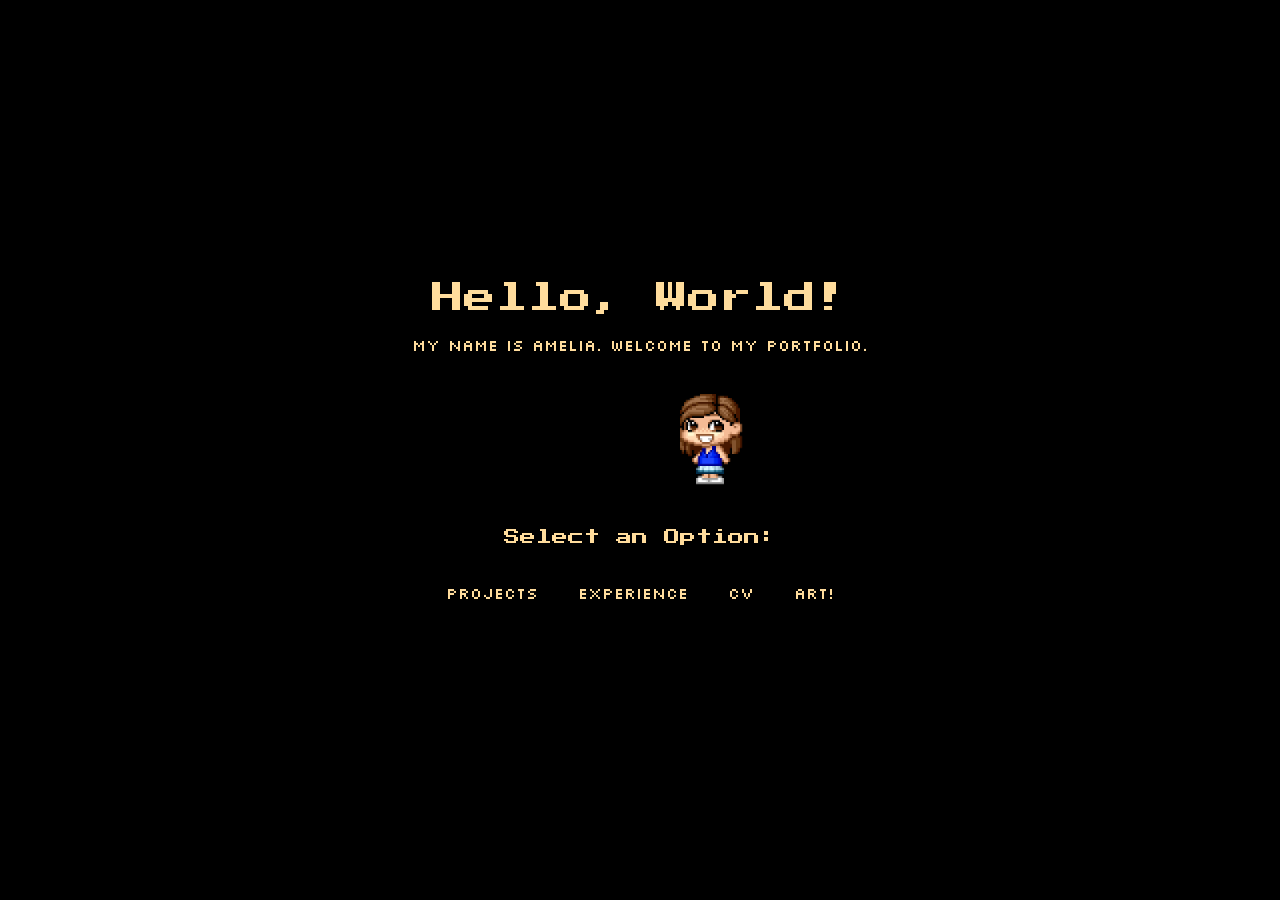
<file: index.html>
<!doctype html>
<html lang="en">
<head>
  <meta charset="utf-8">
  <title>amelia site</title>
  <meta name="viewport" content="width=device-width, initial-scale=1">

  <link rel="stylesheet" href="styles.amelia.css">
  <link rel="preconnect" href="https://fonts.googleapis.com">
  <link rel="preconnect" href="https://fonts.gstatic.com" crossorigin>
  <link href="https://fonts.googleapis.com/css2?family=Press+Start+2P&display=swap" rel="stylesheet">
  <link rel="preconnect" href="https://fonts.googleapis.com">
  <link rel="preconnect" href="https://fonts.gstatic.com" crossorigin>
  <link href="https://fonts.googleapis.com/css2?family=Kanit:ital,wght@0,100;0,200;0,300;0,400;0,500;0,600;0,700;0,800;0,900;1,100;1,200;1,300;1,400;1,500;1,600;1,700;1,800;1,900&display=swap" rel="stylesheet">
  <link rel="preconnect" href="https://fonts.googleapis.com">
  <link rel="preconnect" href="https://fonts.gstatic.com" crossorigin>
  <link href="https://fonts.googleapis.com/css2?family=Teko:wght@300..700&display=swap" rel="stylesheet">
  <link rel="preconnect" href="https://fonts.googleapis.com">
  <link rel="preconnect" href="https://fonts.gstatic.com" crossorigin>
  <link rel="preconnect" href="https://fonts.googleapis.com">
  <link rel="preconnect" href="https://fonts.gstatic.com" crossorigin>
  <link href="https://fonts.googleapis.com/css2?family=Chakra+Petch:ital,wght@0,300;0,400;0,500;0,600;0,700;1,300;1,400;1,500;1,600;1,700&display=swap" rel="stylesheet">
  <link rel="preconnect" href="https://fonts.googleapis.com">
  <link rel="preconnect" href="https://fonts.gstatic.com" crossorigin>
  <link href="https://fonts.googleapis.com/css2?family=Chakra+Petch:ital,wght@0,300;0,400;0,500;0,600;0,700;1,300;1,400;1,500;1,600;1,700&family=Silkscreen:wght@400;700&display=swap" rel="stylesheet">
</head>

<body class="mat-typography">

<header>
  <h1>Hello, World!</h1>
  <p>My name is amelia. Welcome to my portfolio.</p>

  <div id="avatarconatiner">
    <img id="chicky" src="imgs/eggy.png" alt="chicken pixel art">
    <img id="chicky2" src="imgs/eggy.png" alt="chicken pixel art">
    <img id="chicky3" src="imgs/eggy.png" alt="chicken pixel art">
    <img id="chicky4" src="imgs/eggy.png" alt="chicken pixel art">
    <img id="chicky5" src="imgs/eggy.png" alt="chicken pixel art">

    <img id="avatar" src="imgs/me.png" alt="avatar of me">
  </div>
  <div id="naver">
    <p>Select an Option: </p>
    <nav>
      <a href="projects.html">Projects</a>
      <a href="experience.html">Experience</a>
      <a href="resume.html">CV</a>
      <a href="art.html">Art!</a>
    </nav>
  </div>

</header>

</body>
</html>

<script>
  function hatch(img){
    const hatchedsrc = 'imgs/chicky.png';
    img.src = hatchedsrc;
    img.style.transform = 'translateY(-20px)'

    setTimeout(() => {
      img.style.transform = 'translateY(0)'; 
    }, 300); 
  }

  document.getElementById('avatar').addEventListener('click', function() {
   this.style.transform = 'translateY(-20px)'
   this.src = 'imgs/wave.png'

    setTimeout(() => {
      this.style.transform = 'translateY(0)'; 
      this.src = 'imgs/me.png'
    }, 300); 
  });

  document.getElementById('chicky').addEventListener('click', function() {
    hatch(this);
  });

  document.getElementById('chicky2').addEventListener('click', function() {
    hatch(this);
  });

  document.getElementById('chicky3').addEventListener('click', function() {
    hatch(this);
  });

  document.getElementById('chicky4').addEventListener('click', function() {
    hatch(this);
  });

  document.getElementById('chicky5').addEventListener('click', function() {
    hatch(this);
  });
</script>
</file>
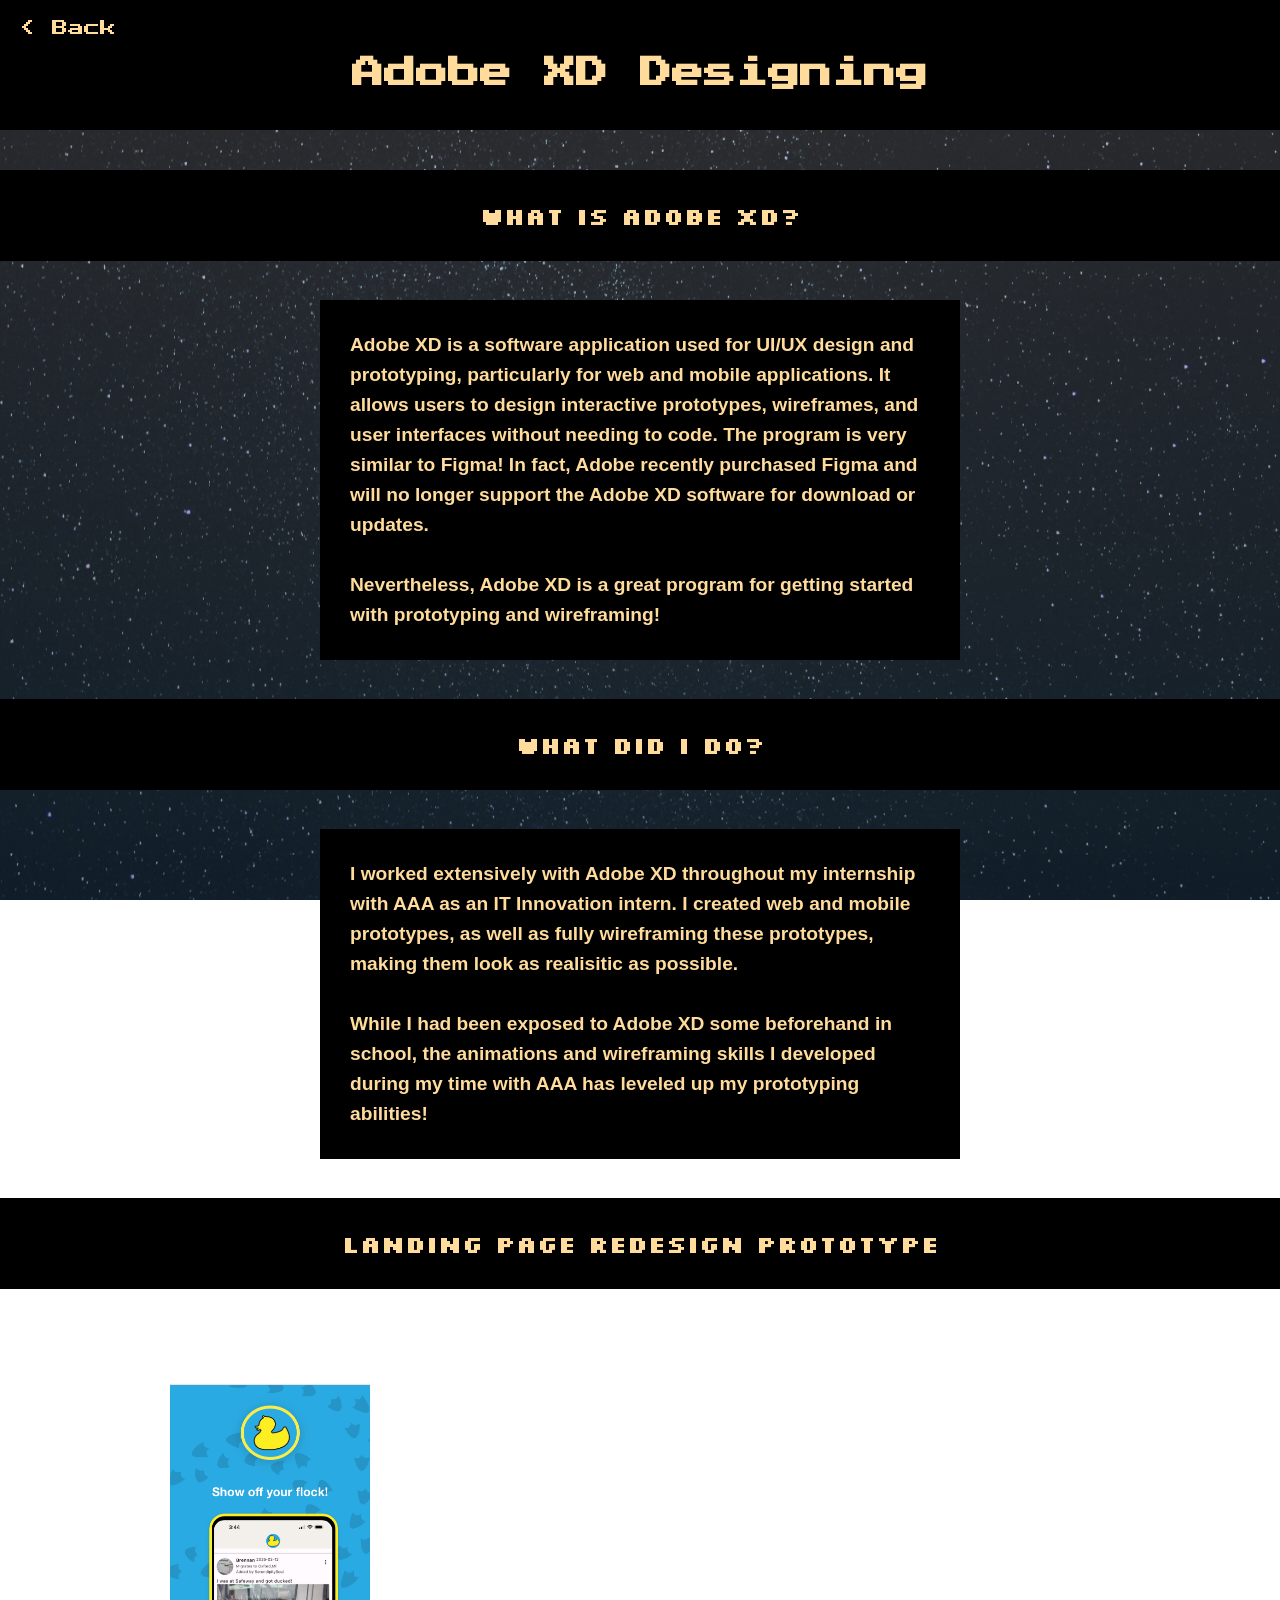
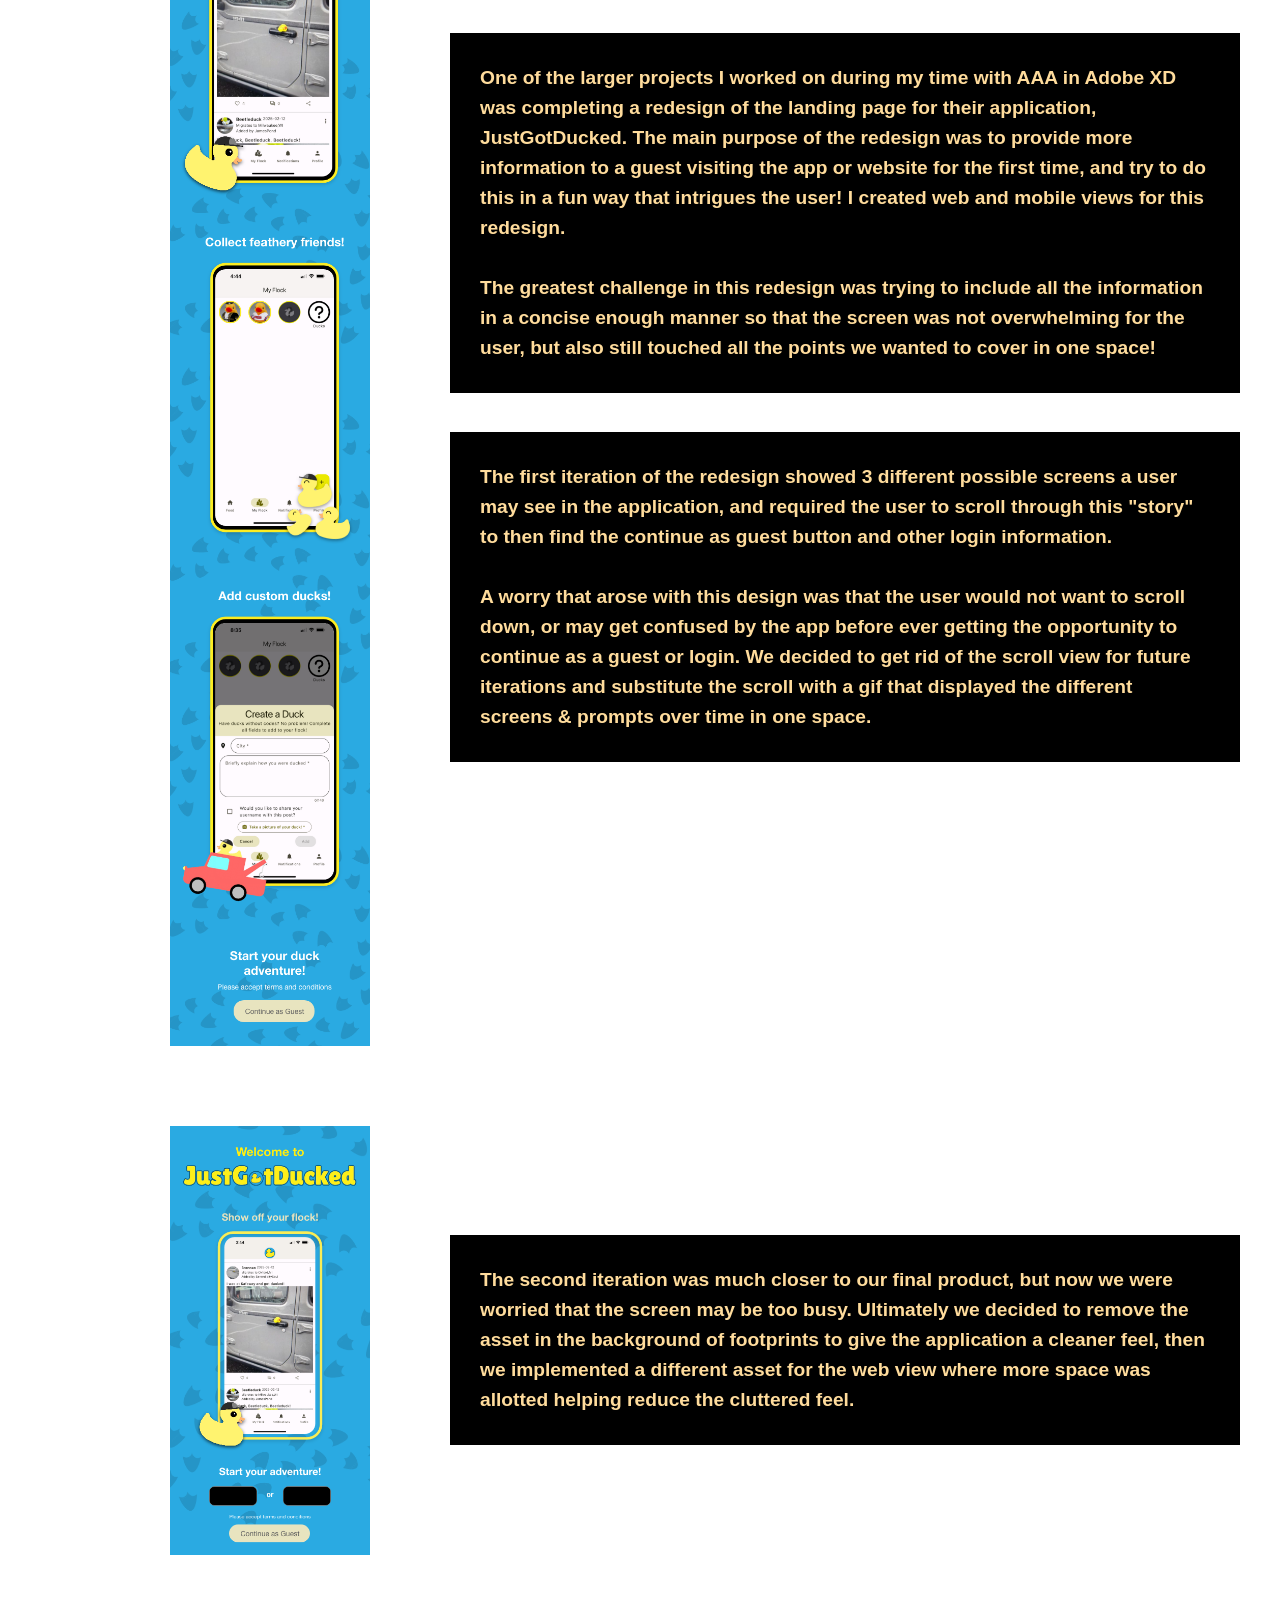
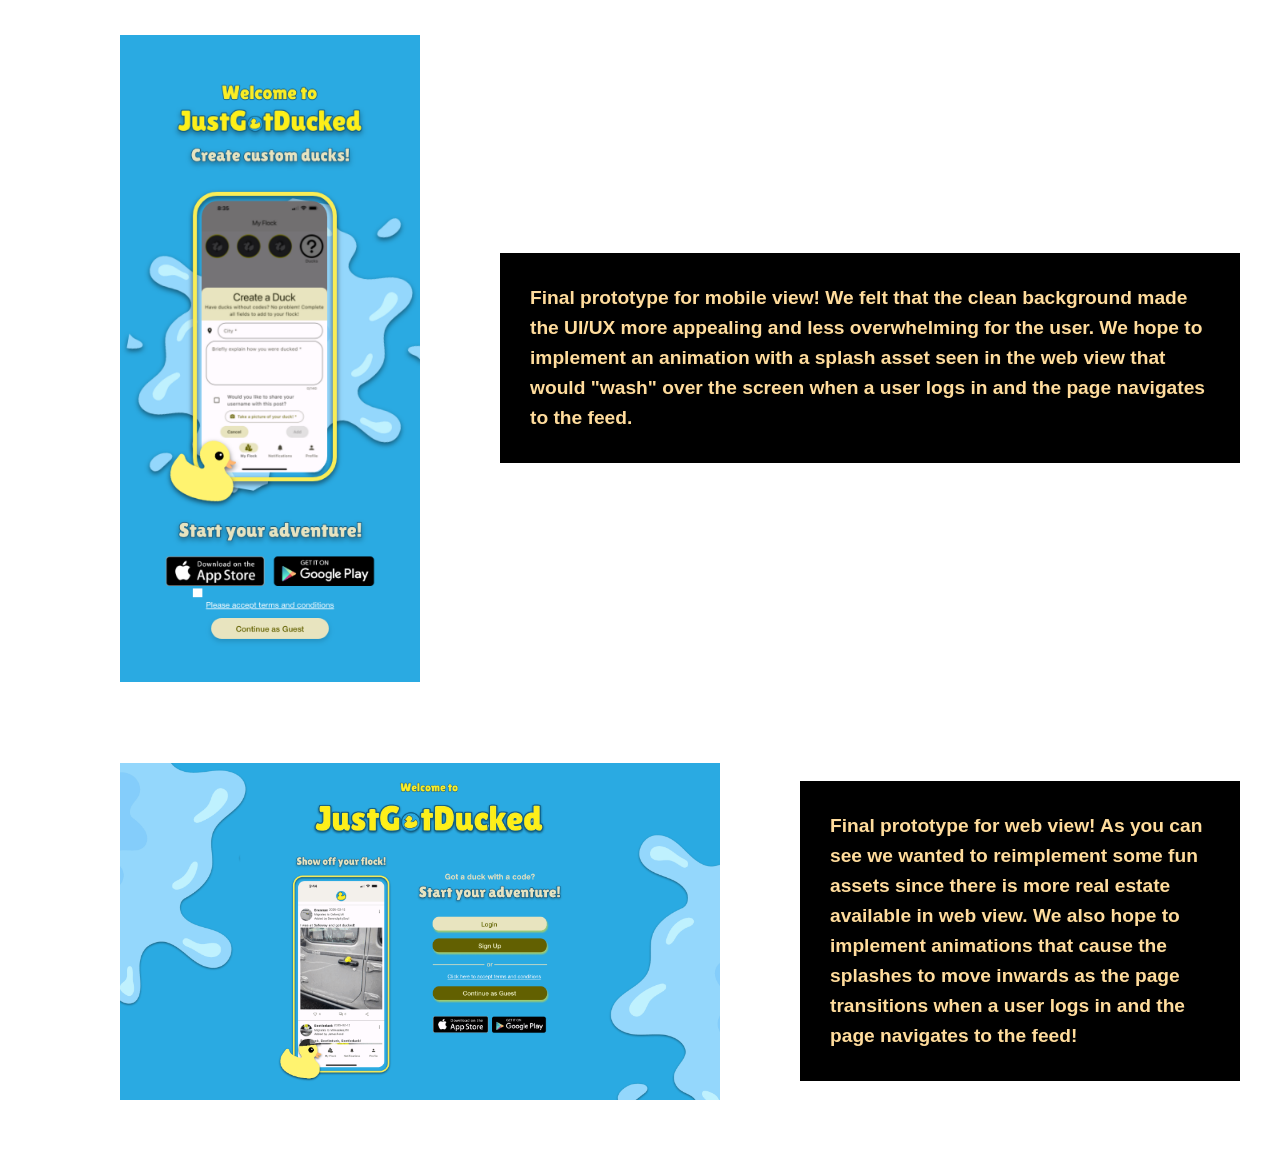
<file: adobe.html>
<!doctype html>
<html lang="en">
<head>
  <meta charset="utf-8">
  <title>amelia site</title>
  <meta name="viewport" content="width=device-width, initial-scale=1">

  <link rel="stylesheet" href="other.css">
  <link rel="preconnect" href="https://fonts.googleapis.com">
  <link rel="preconnect" href="https://fonts.gstatic.com" crossorigin>
  <link href="https://fonts.googleapis.com/css2?family=Press+Start+2P&display=swap" rel="stylesheet">
  <link rel="preconnect" href="https://fonts.googleapis.com">
  <link rel="preconnect" href="https://fonts.gstatic.com" crossorigin>
  <link href="https://fonts.googleapis.com/css2?family=Kanit:ital,wght@0,100;0,200;0,300;0,400;0,500;0,600;0,700;0,800;0,900;1,100;1,200;1,300;1,400;1,500;1,600;1,700;1,800;1,900&display=swap" rel="stylesheet">
  <link rel="preconnect" href="https://fonts.googleapis.com">
  <link rel="preconnect" href="https://fonts.gstatic.com" crossorigin>
  <link href="https://fonts.googleapis.com/css2?family=Teko:wght@300..700&display=swap" rel="stylesheet">
  <link rel="preconnect" href="https://fonts.googleapis.com">
  <link rel="preconnect" href="https://fonts.gstatic.com" crossorigin>
  <link rel="preconnect" href="https://fonts.googleapis.com">
  <link rel="preconnect" href="https://fonts.gstatic.com" crossorigin>
  <link href="https://fonts.googleapis.com/css2?family=Chakra+Petch:ital,wght@0,300;0,400;0,500;0,600;0,700;1,300;1,400;1,500;1,600;1,700&display=swap" rel="stylesheet">
  <link rel="preconnect" href="https://fonts.googleapis.com">
  <link rel="preconnect" href="https://fonts.gstatic.com" crossorigin>
  <link href="https://fonts.googleapis.com/css2?family=Chakra+Petch:ital,wght@0,300;0,400;0,500;0,600;0,700;1,300;1,400;1,500;1,600;1,700&family=Silkscreen:wght@400;700&display=swap" rel="stylesheet">
</head>

<body>
    <div id="projhead">
        <div id="back">
            <a href="experience.html">< Back</a>
        </div>    
        <div id="label">
            <h1>Adobe XD Designing</h1>
        </div>
      </div>


    <!-- <div class="desfinal">
        <video autoplay muted loop controls class="desvideofinmobile">
            <source src="/imgs/.mov" alt="video of zoom redesign">
        </video>
    </div> -->

    <h2 class="header">What is Adobe XD?</h2>

    <div class="desprocess2">
        <!-- <img class="desimg" src="imgs/parteehome.png" alt="home page of ParTee Bingo site">
        <img class="desimg" src="imgs/parteecreatelead.png" alt="home page of ParTee Bingo site">
        <img class="desimg" src="imgs/parteecreatereg.png" alt="home page of ParTee Bingo site">
        <img class="desimg" src="imgs/parteeboard.png" alt="home page of ParTee Bingo site">
        <img class="desimg" src="imgs/parteewin.png" alt="home page of ParTee Bingo site">
        <img class="desimg" src="imgs/parteeleaderboard.png" alt="home page of ParTee Bingo site"> -->

        <div class="textcontainer">
            <p>
                Adobe XD is a software application used for UI/UX design and prototyping, particularly for web and mobile applications. It allows users to design interactive prototypes, wireframes, and user interfaces without needing to code. The program is very similar to Figma! In fact, Adobe recently purchased Figma and will no longer support the Adobe XD software for download or updates. <br><br> Nevertheless, Adobe XD is a great program for getting started with prototyping and wireframing!
            </p>
        </div>
    </div>

    <h2 class="header">What did I do?</h2>

    <div class="desprocess2">
    
        <div class="textcontainer">
            <p>
                I worked extensively with Adobe XD throughout my internship with AAA as an IT Innovation intern. I created web and mobile prototypes, as well as fully wireframing these prototypes, making them look as realisitic as possible. <br><br> While I had been exposed to Adobe XD some beforehand in school, the animations and wireframing skills I developed during my time with AAA has leveled up my prototyping abilities! 
            </p>
        
        </div>
    </div>

    <h2 class="header">Landing Page Redesign Prototype</h2>
  

    <div class="spotprocess2">
        <div class="imgbox">
        <img class="spotimg" src="imgs/jgd_first.png" style="width: 200px; margin-left: 150px;" alt="adobe ideas screenshot of Spotless Sights site">
        </div>
        <div class="textbox">
            <p class="text">
                One of the larger projects I worked on during my time with AAA in Adobe XD was completing a redesign of the landing page for their application, JustGotDucked. The main purpose of the redesign was to provide more information to a guest visiting the app or website for the first time, and try to do this in a fun way that intrigues the user! I created web and mobile views for this redesign. <br><br> The greatest challenge in this redesign was trying to include all the information in a concise enough manner so that the screen was not overwhelming for the user, but also still touched all the points we wanted to cover in one space! 
                    </p>
                <p class="text">The first iteration of the redesign showed 3 different possible screens a user may see in the application, and required the user to scroll through this "story" to then find the continue as guest button and other login information. <br><br> A worry that arose with this design was that the user would not want to scroll down, or may get confused by the app before ever getting the opportunity to continue as a guest or login. We decided to get rid of the scroll view for future iterations and substitute the scroll with a gif that displayed the different screens & prompts over time in one space.</p>
            </div>
    </div>


    <div class="spotprocess2">
        <div class="imgbox">
        <img class="spotimg" src="imgs/jgd_second.png" style="width: 200px; margin-left: 150px;" alt="adobe ideas of JGD for AAA internship">
        </div>
        <div class="textbox">
                <p class="text">The second iteration was much closer to our final product, but now we were worried that the screen may be too busy. Ultimately we decided to remove the asset in the background of footprints to give the application a cleaner feel, then we implemented a different asset for the web view where more space was allotted helping reduce the cluttered feel.</p>
            </div>
    </div>

    <div class="spotprocess2">
        <div class="imgbox">
        <img class="spotimg" src="imgs/finalmobileview.png" style="width: 300px; margin-left: 100px;" alt="adobe ideas of JGD for AAA internship">
        </div>
        <div class="textbox">
                <p class="text">Final prototype for mobile view! We felt that the clean background made the UI/UX more appealing and less overwhelming for the user. We hope to implement an animation with a splash asset seen in the web view that would "wash" over the screen when a user logs in and the page navigates to the feed.</p>
            </div>
    </div>

    <div class="spotprocess2">
        <div class="imgbox">
        <img class="spotimg" src="imgs/web_final.gif" style="width: 600px; margin-left: 100px;" alt="adobe ideas of JGD for AAA internship">
        </div>
        <div class="textbox">
                <p class="text">Final prototype for web view! As you can see we wanted to reimplement some fun assets since there is more real estate available in web view. We also hope to implement animations that cause the splashes to move inwards as the page transitions when a user logs in and the page navigates to the feed!</p>
            </div>
    </div>
    
</body>
</file>
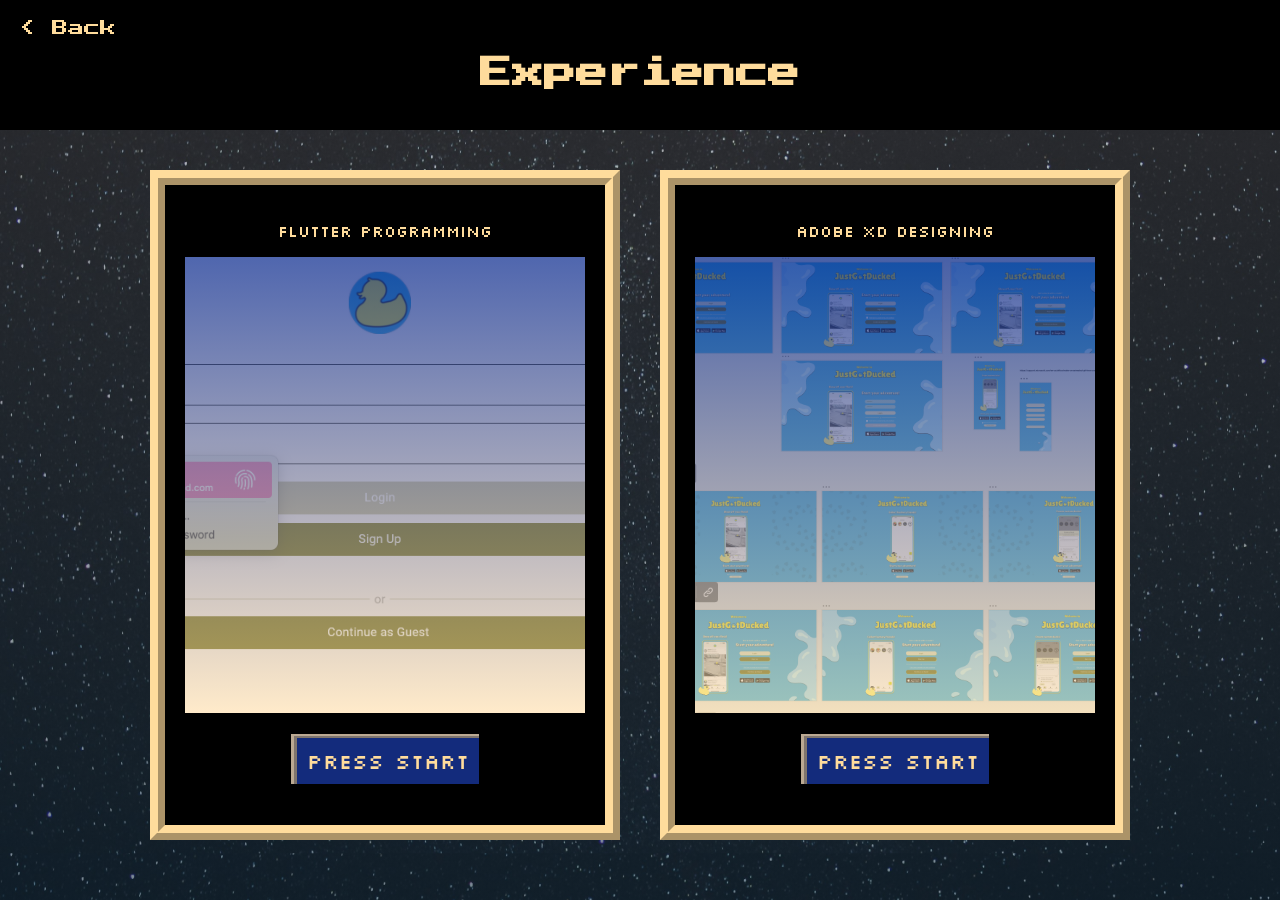
<file: experience.html>
<!doctype html>
<html lang="en">
<head>
  <meta charset="utf-8">
  <title>amelia site</title>
  <meta name="viewport" content="width=device-width, initial-scale=1">

  <link rel="stylesheet" href="other.css">
  <link rel="preconnect" href="https://fonts.googleapis.com">
  <link rel="preconnect" href="https://fonts.gstatic.com" crossorigin>
  <link href="https://fonts.googleapis.com/css2?family=Press+Start+2P&display=swap" rel="stylesheet">
  <link rel="preconnect" href="https://fonts.googleapis.com">
  <link rel="preconnect" href="https://fonts.gstatic.com" crossorigin>
  <link href="https://fonts.googleapis.com/css2?family=Kanit:ital,wght@0,100;0,200;0,300;0,400;0,500;0,600;0,700;0,800;0,900;1,100;1,200;1,300;1,400;1,500;1,600;1,700;1,800;1,900&display=swap" rel="stylesheet">
  <link rel="preconnect" href="https://fonts.googleapis.com">
  <link rel="preconnect" href="https://fonts.gstatic.com" crossorigin>
  <link href="https://fonts.googleapis.com/css2?family=Teko:wght@300..700&display=swap" rel="stylesheet">
  <link rel="preconnect" href="https://fonts.googleapis.com">
  <link rel="preconnect" href="https://fonts.gstatic.com" crossorigin>
  <link rel="preconnect" href="https://fonts.googleapis.com">
  <link rel="preconnect" href="https://fonts.gstatic.com" crossorigin>
  <link href="https://fonts.googleapis.com/css2?family=Chakra+Petch:ital,wght@0,300;0,400;0,500;0,600;0,700;1,300;1,400;1,500;1,600;1,700&display=swap" rel="stylesheet">
  <link rel="preconnect" href="https://fonts.googleapis.com">
  <link rel="preconnect" href="https://fonts.gstatic.com" crossorigin>
  <link href="https://fonts.googleapis.com/css2?family=Chakra+Petch:ital,wght@0,300;0,400;0,500;0,600;0,700;1,300;1,400;1,500;1,600;1,700&family=Silkscreen:wght@400;700&display=swap" rel="stylesheet">
</head>

<body>

<div id="projhead">
    <div id="back">
        <a href="index.html">< Back</a>
    </div>    
    <div id="label">
        <h1>Experience</h1>
    </div>
  </div>
  

<div class="projects">

    <a href="jgd.html" class="flip1">
        <div class="caption">
            <p>Flutter Programming</p>
        </div>
        <div class="photoexp2">
        </div>
        <p class="prestart">Press Start</p>
    </a>  
   
    <a href="adobe.html" class="flip1">
        <div class="caption">
            <p>Adobe XD Designing</p>
        </div>
        <div class="photoexp">
        </div>
        <p class="prestart">Press Start</p>
    </a>  
    
    
  </div>
<!-- 
  <div class="bg">
    <img src="imgs/chicky.png" alt="chicken pixel art">
    <img src="imgs/eggy.png" alt="egg pixel art">
    <img src="imgs/chicky.png" alt="chicken pixel art">
    <img src="imgs/eggy.png" alt="egg pixel art">
    <img src="imgs/chicky.png" alt="chicken pixel art">
    <img src="imgs/eggy.png" alt="egg pixel art">
    <img src="imgs/chicky.png" alt="chicken pixel art">
    <img src="imgs/eggy.png" alt="egg pixel art">
    <img src="imgs/chicky.png" alt="chicken pixel art">
    <img src="imgs/eggy.png" alt="egg pixel art">
    <img src="imgs/chicky.png" alt="chicken pixel art">
    <img src="imgs/eggy.png" alt="egg pixel art">
    <img src="imgs/chicky.png" alt="chicken pixel art">
    <img src="imgs/eggy.png" alt="egg pixel art">
    <img src="imgs/chicky.png" alt="chicken pixel art">
    <img src="imgs/eggy.png" alt="egg pixel art">
    <img src="imgs/chicky.png" alt="chicken pixel art">
    <img src="imgs/eggy.png" alt="egg pixel art">
  </div> -->
</body>
</file>
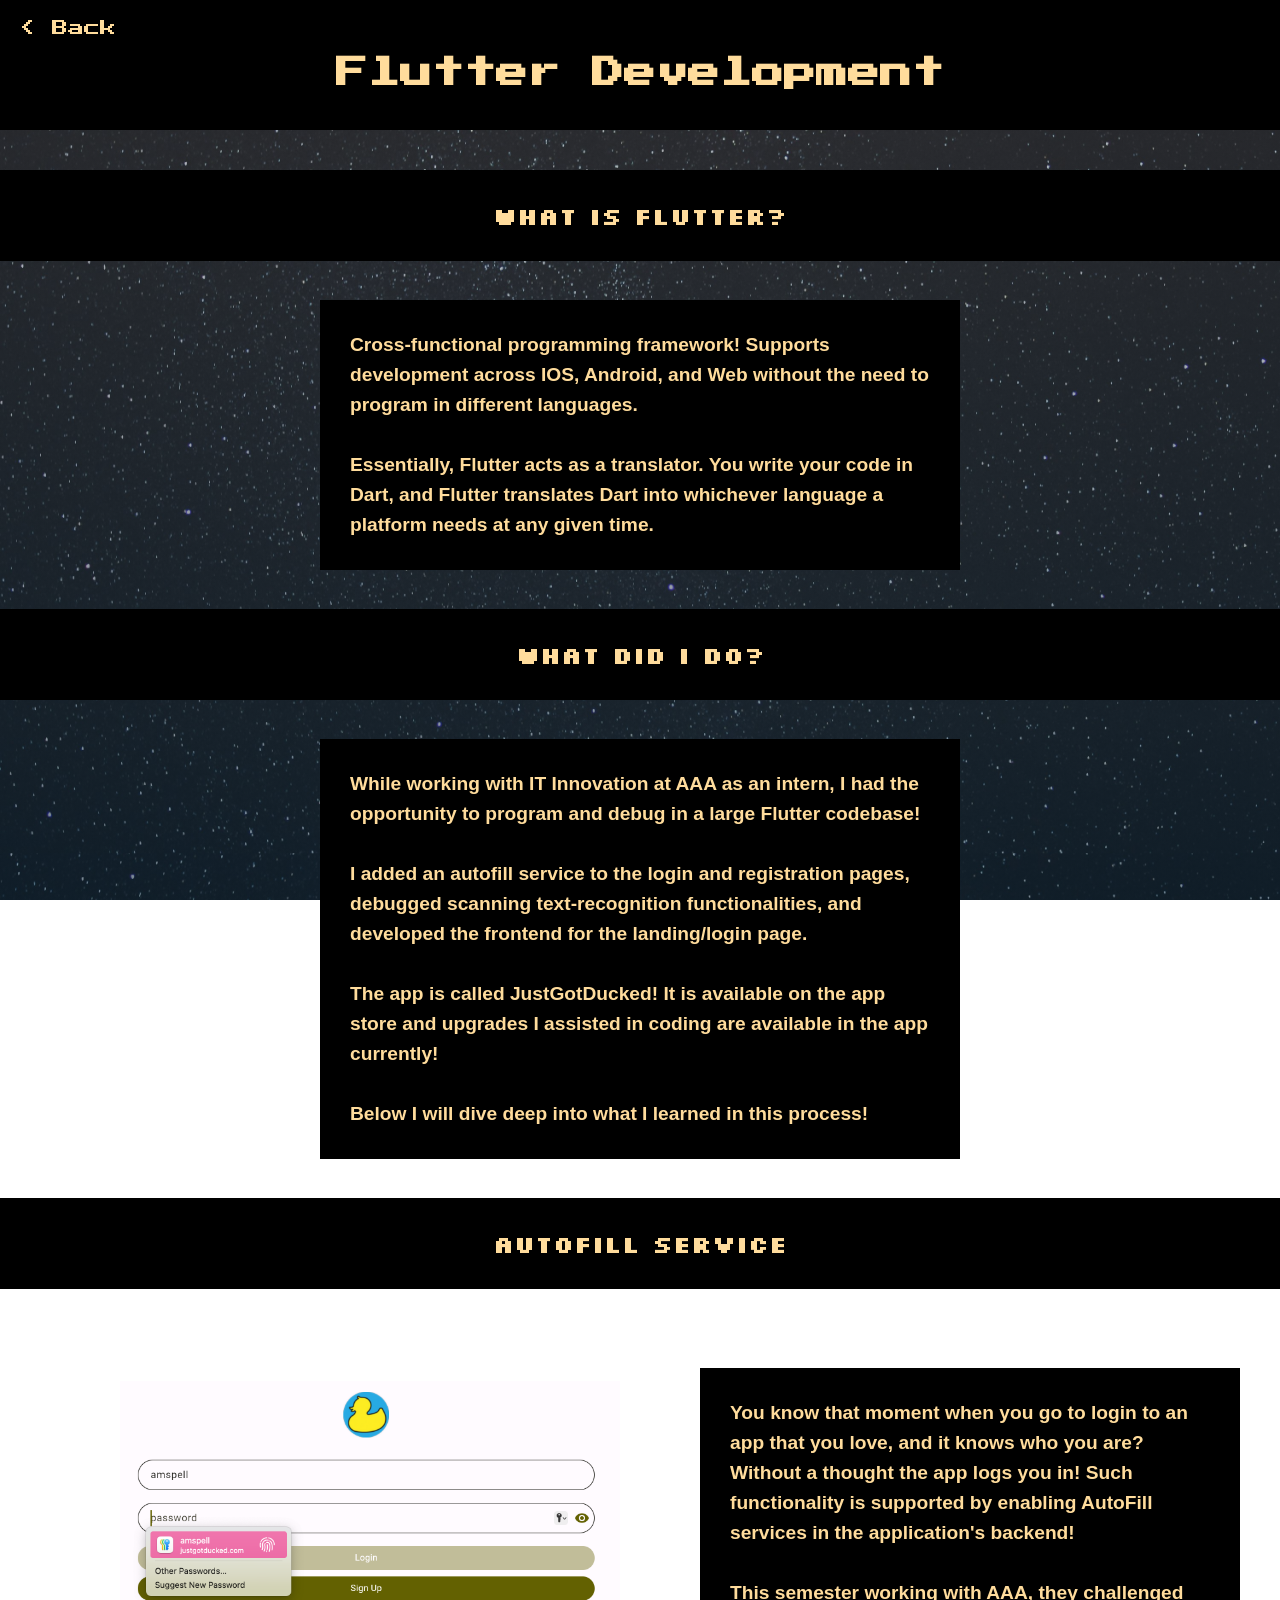
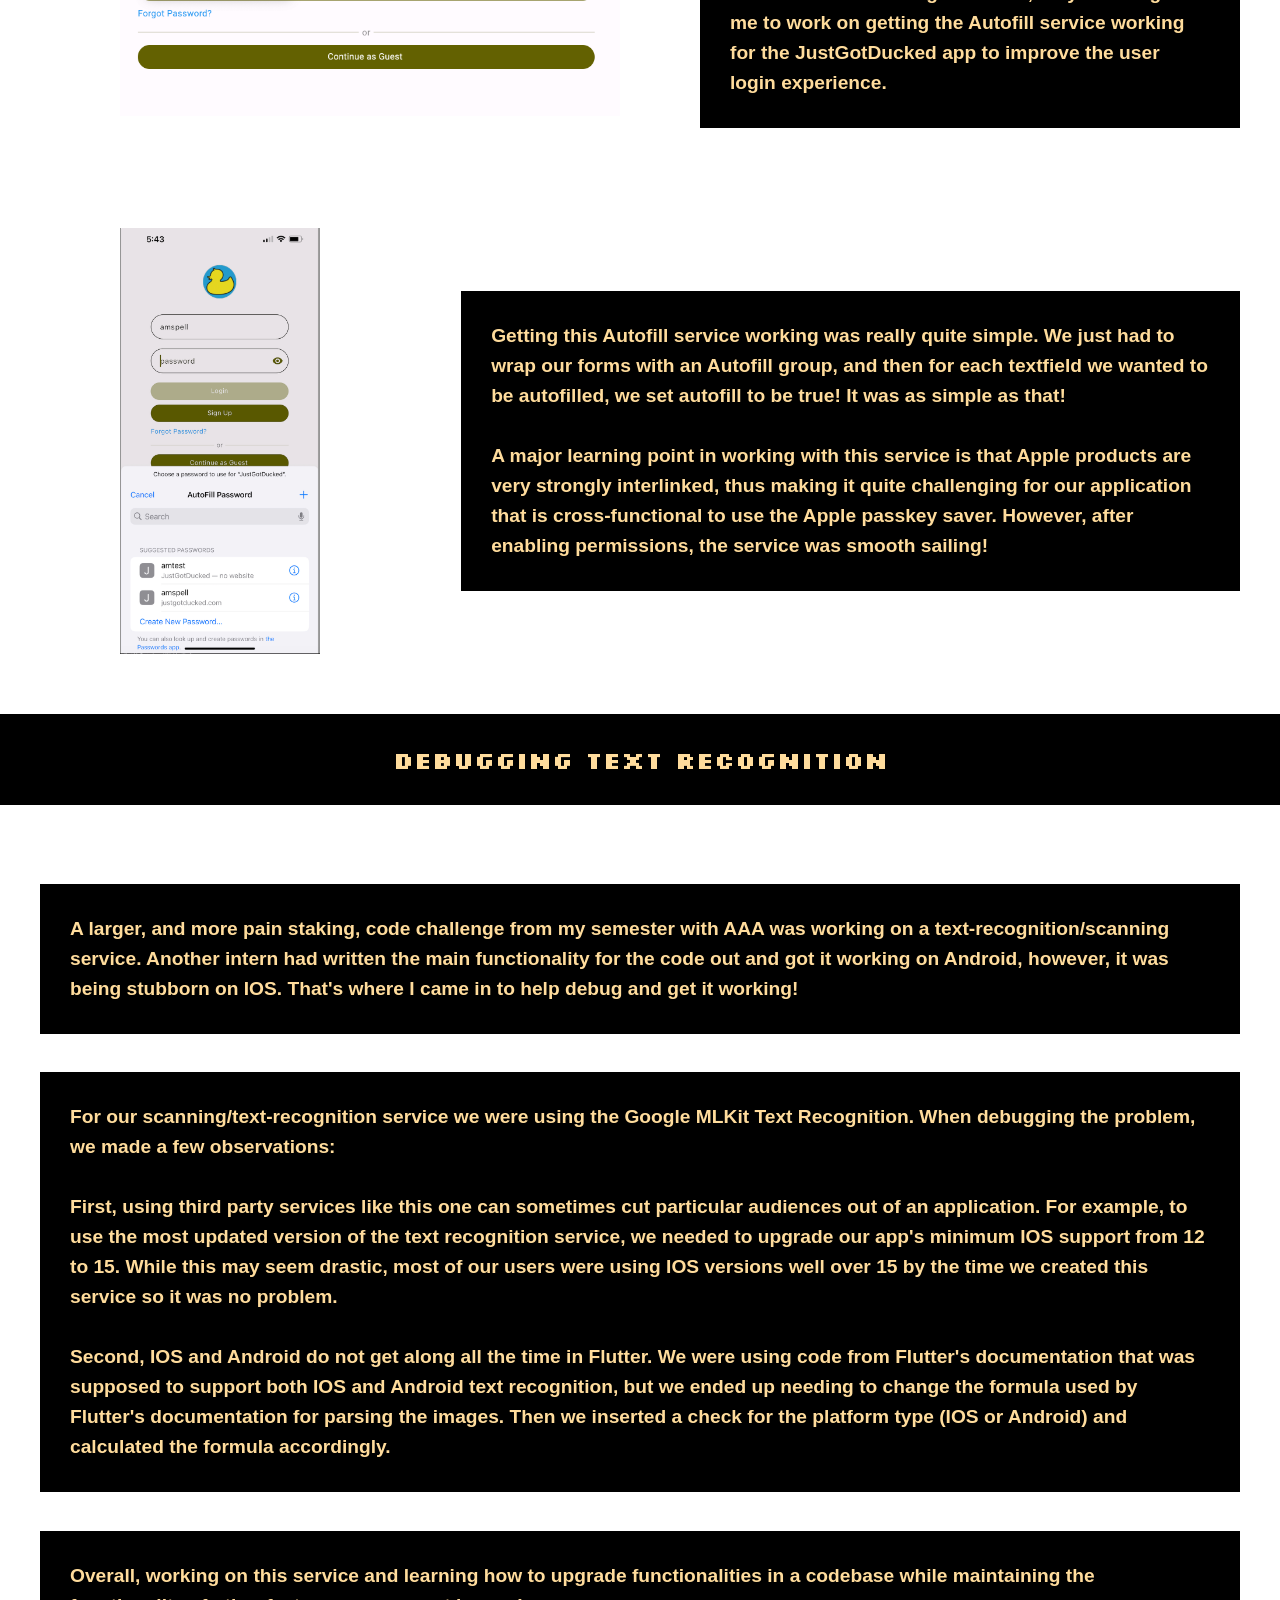
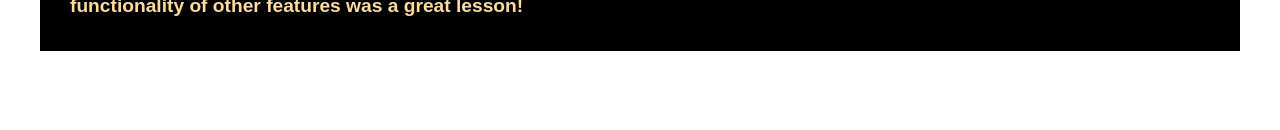
<file: jgd.html>
<!doctype html>
<html lang="en">
<head>
  <meta charset="utf-8">
  <title>amelia site</title>
  <meta name="viewport" content="width=device-width, initial-scale=1">

  <link rel="stylesheet" href="other.css">
  <link rel="preconnect" href="https://fonts.googleapis.com">
  <link rel="preconnect" href="https://fonts.gstatic.com" crossorigin>
  <link href="https://fonts.googleapis.com/css2?family=Press+Start+2P&display=swap" rel="stylesheet">
  <link rel="preconnect" href="https://fonts.googleapis.com">
  <link rel="preconnect" href="https://fonts.gstatic.com" crossorigin>
  <link href="https://fonts.googleapis.com/css2?family=Kanit:ital,wght@0,100;0,200;0,300;0,400;0,500;0,600;0,700;0,800;0,900;1,100;1,200;1,300;1,400;1,500;1,600;1,700;1,800;1,900&display=swap" rel="stylesheet">
  <link rel="preconnect" href="https://fonts.googleapis.com">
  <link rel="preconnect" href="https://fonts.gstatic.com" crossorigin>
  <link href="https://fonts.googleapis.com/css2?family=Teko:wght@300..700&display=swap" rel="stylesheet">
  <link rel="preconnect" href="https://fonts.googleapis.com">
  <link rel="preconnect" href="https://fonts.gstatic.com" crossorigin>
  <link rel="preconnect" href="https://fonts.googleapis.com">
  <link rel="preconnect" href="https://fonts.gstatic.com" crossorigin>
  <link href="https://fonts.googleapis.com/css2?family=Chakra+Petch:ital,wght@0,300;0,400;0,500;0,600;0,700;1,300;1,400;1,500;1,600;1,700&display=swap" rel="stylesheet">
  <link rel="preconnect" href="https://fonts.googleapis.com">
  <link rel="preconnect" href="https://fonts.gstatic.com" crossorigin>
  <link href="https://fonts.googleapis.com/css2?family=Chakra+Petch:ital,wght@0,300;0,400;0,500;0,600;0,700;1,300;1,400;1,500;1,600;1,700&family=Silkscreen:wght@400;700&display=swap" rel="stylesheet">
</head>

<body>
    <div id="projhead">
        <div id="back">
            <a href="experience.html">< Back</a>
        </div>    
        <div id="label">
            <h1>Flutter Development</h1>
        </div>
      </div>


    <!-- <div class="desfinal">
        <video autoplay muted loop controls class="desvideofinmobile">
            <source src="/imgs/.mov" alt="video of zoom redesign">
        </video>
    </div> -->

    <h2 class="header">What is Flutter?</h2>

    <div class="desprocess2">
        <!-- <img class="desimg" src="imgs/parteehome.png" alt="home page of ParTee Bingo site">
        <img class="desimg" src="imgs/parteecreatelead.png" alt="home page of ParTee Bingo site">
        <img class="desimg" src="imgs/parteecreatereg.png" alt="home page of ParTee Bingo site">
        <img class="desimg" src="imgs/parteeboard.png" alt="home page of ParTee Bingo site">
        <img class="desimg" src="imgs/parteewin.png" alt="home page of ParTee Bingo site">
        <img class="desimg" src="imgs/parteeleaderboard.png" alt="home page of ParTee Bingo site"> -->

        <div class="textcontainer">
            <p>
                Cross-functional programming framework! Supports development across IOS, Android, and Web without the need to program in different languages. <br><br> Essentially, Flutter acts as a translator. You write your code in Dart, and Flutter translates Dart into whichever language a platform needs at any given time.
                 </p>
        </div>
    </div>

    <h2 class="header">What did I do?</h2>

    <div class="desprocess2">
        <!-- <img class="desimg" src="imgs/parteehome.png" alt="home page of ParTee Bingo site">
        <img class="desimg" src="imgs/parteecreatelead.png" alt="home page of ParTee Bingo site">
        <img class="desimg" src="imgs/parteecreatereg.png" alt="home page of ParTee Bingo site">
        <img class="desimg" src="imgs/parteeboard.png" alt="home page of ParTee Bingo site">
        <img class="desimg" src="imgs/parteewin.png" alt="home page of ParTee Bingo site">
        <img class="desimg" src="imgs/parteeleaderboard.png" alt="home page of ParTee Bingo site"> -->

        <div class="textcontainer">
            <p>
                While working with IT Innovation at AAA as an intern, I had the opportunity to program and debug in a large Flutter codebase! <br> <br> 
                I added an autofill service to the login and registration pages, debugged scanning text-recognition functionalities, and developed the frontend for the landing/login page.
                <br><br>
                The app is called JustGotDucked! It is available on the app store and upgrades I assisted in coding are available in the app currently! <br><br>
                Below I will dive deep into what I learned in this process!
                 </p>
        
        </div>
    </div>

    <h2 class="header">Autofill Service</h2>

    <div class="spotprocess2">
        <div class="imgbox">
        <img class="spotimg" src="imgs/autofill_service.png" style="width: 500px; margin-left: 100px;" alt="autofill service screenshot">
        </div>
        <div class="textbox">
                <p class="text">You know that moment when you go to login to an app that you love, and it knows who you are? Without a thought the app logs you in! Such functionality is supported by enabling AutoFill services in the application's backend! <br><br> This semester working with AAA, they challenged me to work on getting the Autofill service working for the JustGotDucked app to improve the user login experience.</p>
            </div>
    </div>

    <div class="spotprocess2">
        <div class="imgbox">
        <img class="spotimg" src="imgs/autofill_mobile.png" style="width: 200px; margin-left: 100px;" alt="autofill service screenshot">
        </div>
        <div class="textbox">
                <p class="text">Getting this Autofill service working was really quite simple. We just had to wrap our forms with an Autofill group, and then for each textfield we wanted to be autofilled, we set autofill to be true! It was as simple as that! <br><br> A major learning point in working with this service is that Apple products are very strongly interlinked, thus making it quite challenging for our application that is cross-functional to use the Apple passkey saver. However, after enabling permissions, the service was smooth sailing!</p>
            </div>
    </div>

    <h2 class="header">Debugging Text Recognition</h2>

    <div class="spotprocess2">
     
        <div class="textbox">
            <p class="text">
                A larger, and more pain staking, code challenge from my semester with AAA was working on a text-recognition/scanning service. Another intern had written the main functionality for the code out and got it working on Android, however, it was being stubborn on IOS. That's where I came in to help debug and get it working!
            </p>
            <p class="text">

                For our scanning/text-recognition service we were using the Google MLKit Text Recognition. When debugging the problem, we made a few observations: <br><br> 
                First, using third party services like this one can sometimes cut particular audiences out of an application. For example, to use the most updated version of the text recognition service, we needed to upgrade our app's minimum IOS support from 12 to 15. While this may seem drastic, most of our users were using IOS versions well over 15 by the time we created this service so it was no problem.
                <br><br>
                Second, IOS and Android do not get along all the time in Flutter. We were using code from Flutter's documentation that was supposed to support both IOS and Android text recognition, but we ended up needing to change the formula used by Flutter's documentation for parsing the images. Then we inserted a check for the platform type (IOS or Android) and calculated the formula accordingly.
            </p>
            <p class="text">
                Overall, working on this service and learning how to upgrade functionalities in a codebase while maintaining the functionality of other features was a great lesson!</p>
       </div>
    </div>
    
 
</body>
</file>
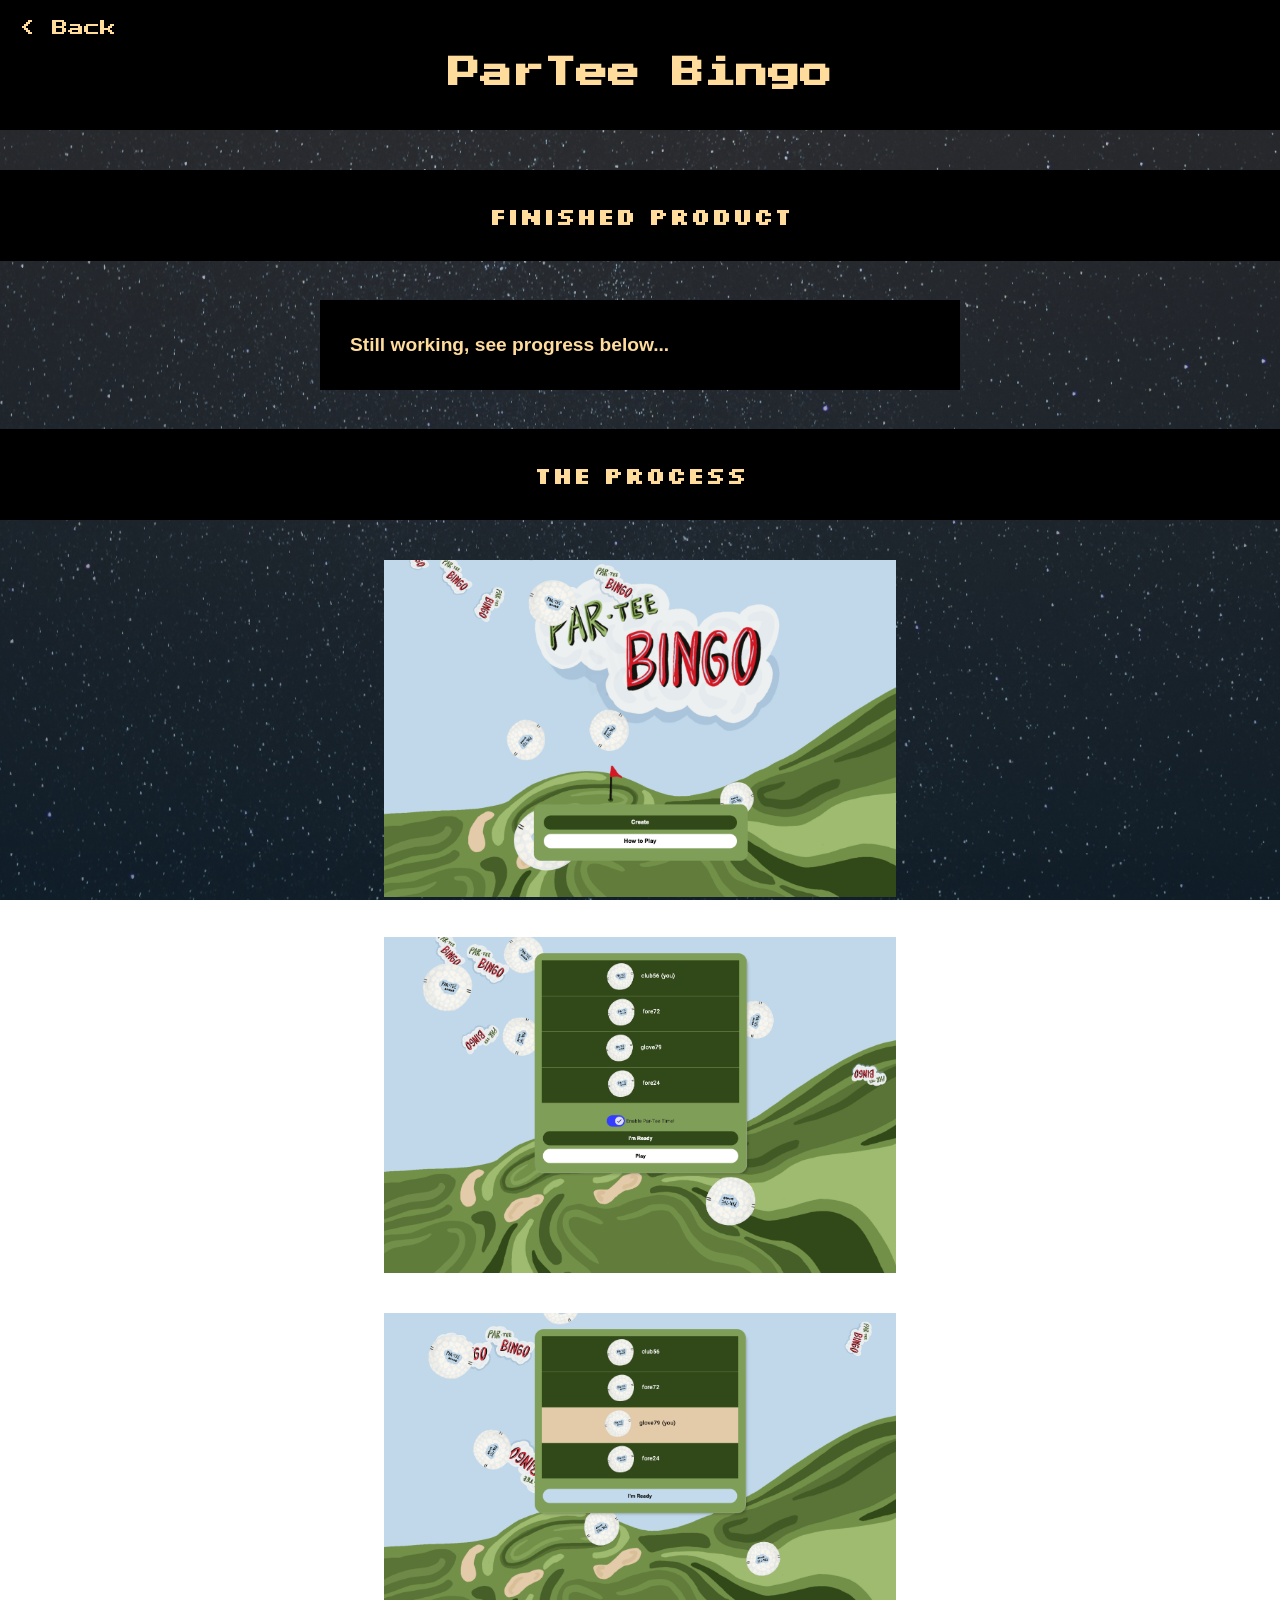
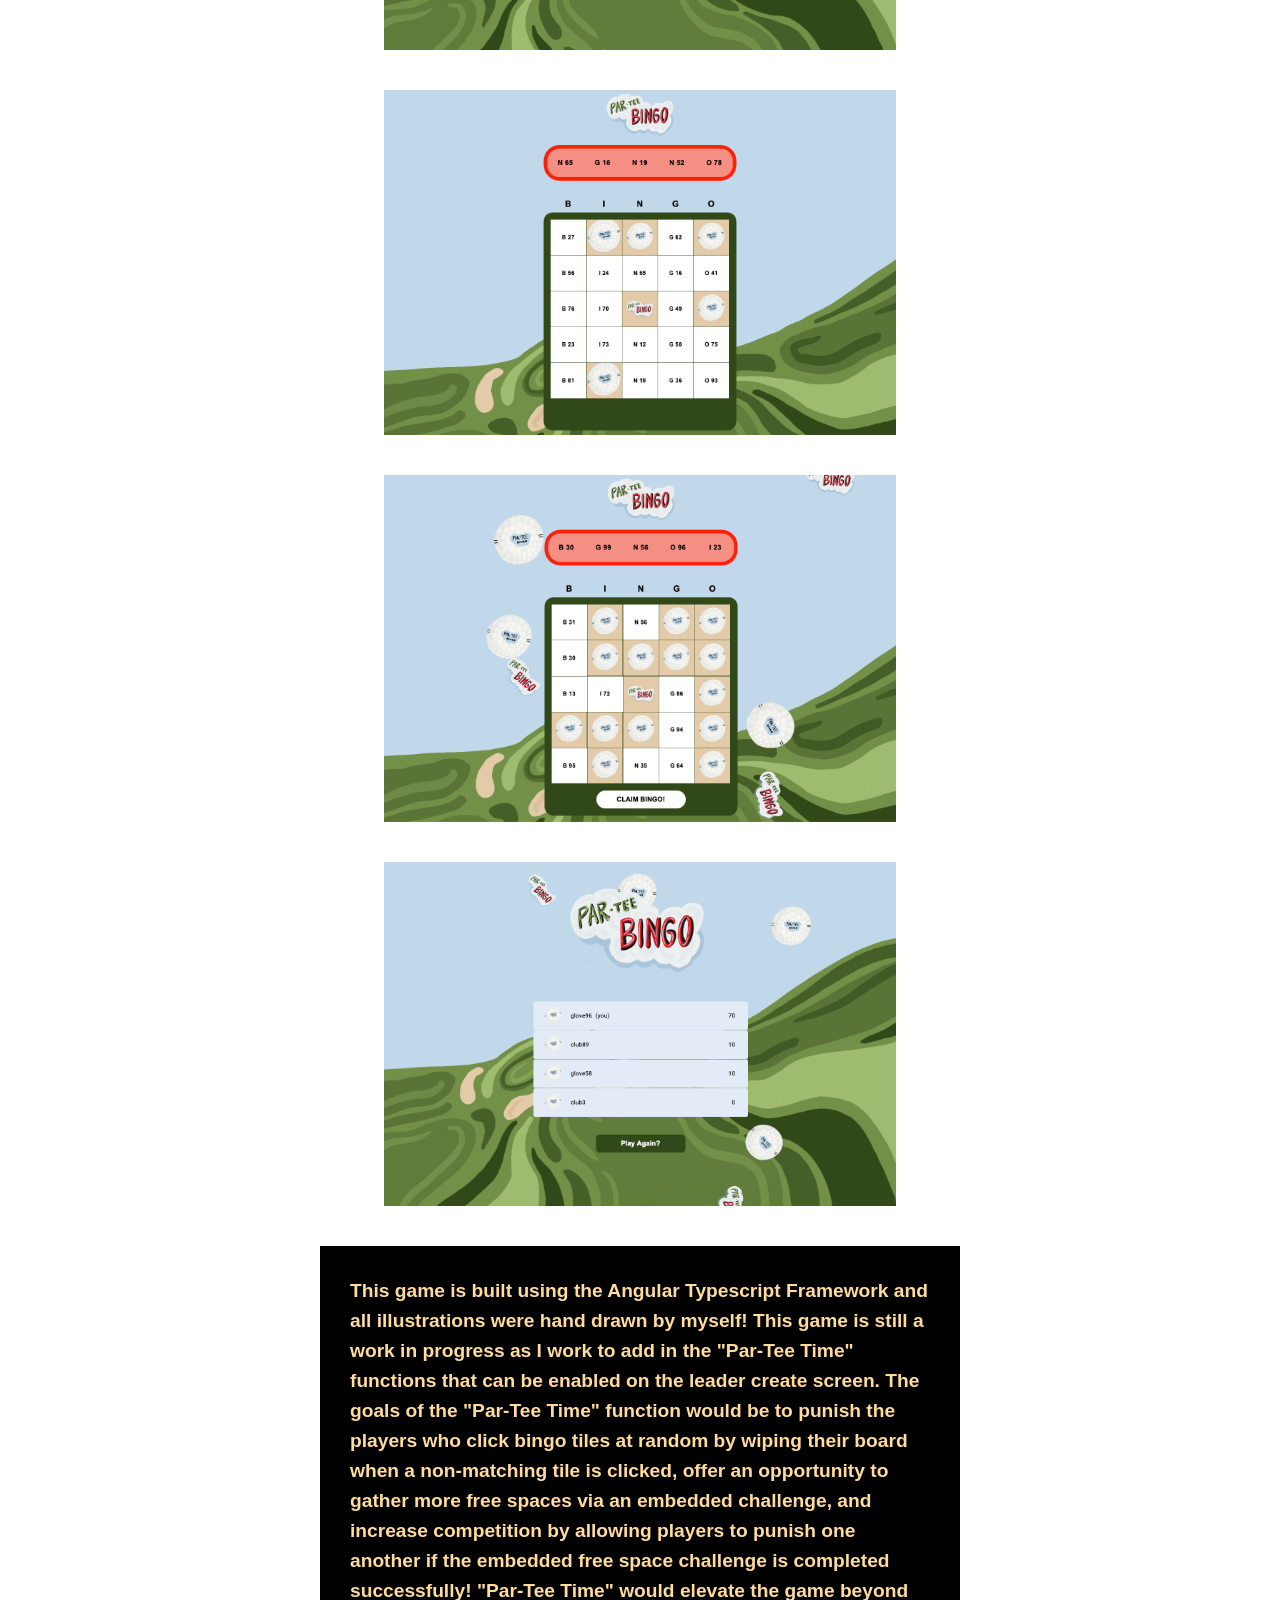
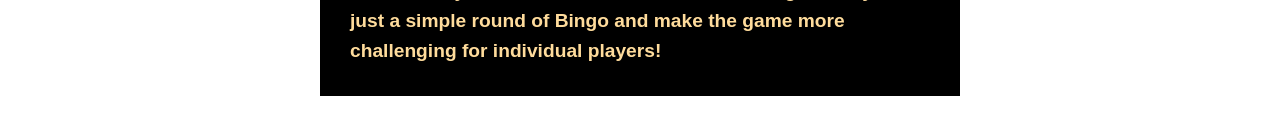
<file: partee.html>
<!doctype html>
<html lang="en">
<head>
  <meta charset="utf-8">
  <title>amelia site</title>
  <meta name="viewport" content="width=device-width, initial-scale=1">

  <link rel="stylesheet" href="other.css">
  <link rel="preconnect" href="https://fonts.googleapis.com">
  <link rel="preconnect" href="https://fonts.gstatic.com" crossorigin>
  <link href="https://fonts.googleapis.com/css2?family=Press+Start+2P&display=swap" rel="stylesheet">
  <link rel="preconnect" href="https://fonts.googleapis.com">
  <link rel="preconnect" href="https://fonts.gstatic.com" crossorigin>
  <link href="https://fonts.googleapis.com/css2?family=Kanit:ital,wght@0,100;0,200;0,300;0,400;0,500;0,600;0,700;0,800;0,900;1,100;1,200;1,300;1,400;1,500;1,600;1,700;1,800;1,900&display=swap" rel="stylesheet">
  <link rel="preconnect" href="https://fonts.googleapis.com">
  <link rel="preconnect" href="https://fonts.gstatic.com" crossorigin>
  <link href="https://fonts.googleapis.com/css2?family=Teko:wght@300..700&display=swap" rel="stylesheet">
  <link rel="preconnect" href="https://fonts.googleapis.com">
  <link rel="preconnect" href="https://fonts.gstatic.com" crossorigin>
  <link rel="preconnect" href="https://fonts.googleapis.com">
  <link rel="preconnect" href="https://fonts.gstatic.com" crossorigin>
  <link href="https://fonts.googleapis.com/css2?family=Chakra+Petch:ital,wght@0,300;0,400;0,500;0,600;0,700;1,300;1,400;1,500;1,600;1,700&display=swap" rel="stylesheet">
  <link rel="preconnect" href="https://fonts.googleapis.com">
  <link rel="preconnect" href="https://fonts.gstatic.com" crossorigin>
  <link href="https://fonts.googleapis.com/css2?family=Chakra+Petch:ital,wght@0,300;0,400;0,500;0,600;0,700;1,300;1,400;1,500;1,600;1,700&family=Silkscreen:wght@400;700&display=swap" rel="stylesheet">
</head>

<body>
    <div id="projhead">
        <div id="back">
            <a href="projects.html">< Back</a>
        </div>    
        <div id="label">
            <h1>ParTee Bingo</h1>
        </div>
      </div>



    <h2 class="header">Finished Product</h2>
    
    <div class="desprocess2">
         <div class="textcontainer">
            <p> Still working, see progress below...</p>
        </div>

    </div>

    <!-- <div class="desfinal">
        <video autoplay muted loop controls class="desvideofinmobile">
            <source src="/imgs/.mov" alt="video of zoom redesign">
        </video>
    </div> -->

    <h2 class="header">The Process</h2>

    <div class="desprocess2">
        <img class="desimg" src="imgs/parteehome.png" alt="home page of ParTee Bingo site">
        <img class="desimg" src="imgs/parteecreatelead.png" alt="home page of ParTee Bingo site">
        <img class="desimg" src="imgs/parteecreatereg.png" alt="home page of ParTee Bingo site">
        <img class="desimg" src="imgs/parteeboard.png" alt="home page of ParTee Bingo site">
        <img class="desimg" src="imgs/parteewin.png" alt="home page of ParTee Bingo site">
        <img class="desimg" src="imgs/parteeleaderboard.png" alt="home page of ParTee Bingo site">

        <div class="textcontainer">
            <p>This game is built using the Angular Typescript Framework and all illustrations were hand drawn by myself! This game is still a work in progress as I work to add in the "Par-Tee Time" functions 
                that can be enabled on the leader create screen. The goals of the "Par-Tee Time" function would be to punish the players who click bingo tiles at random by wiping their board
             when a non-matching tile is clicked, offer an opportunity to gather more free spaces via an embedded challenge, and increase competition by allowing players to punish one another if the embedded free space challenge is completed successfully! "Par-Tee Time" would elevate the game 
             beyond just a simple round of Bingo and make the game more challenging for individual players! 
            </p>
        </div>
    </div>
 
</body>
</file>
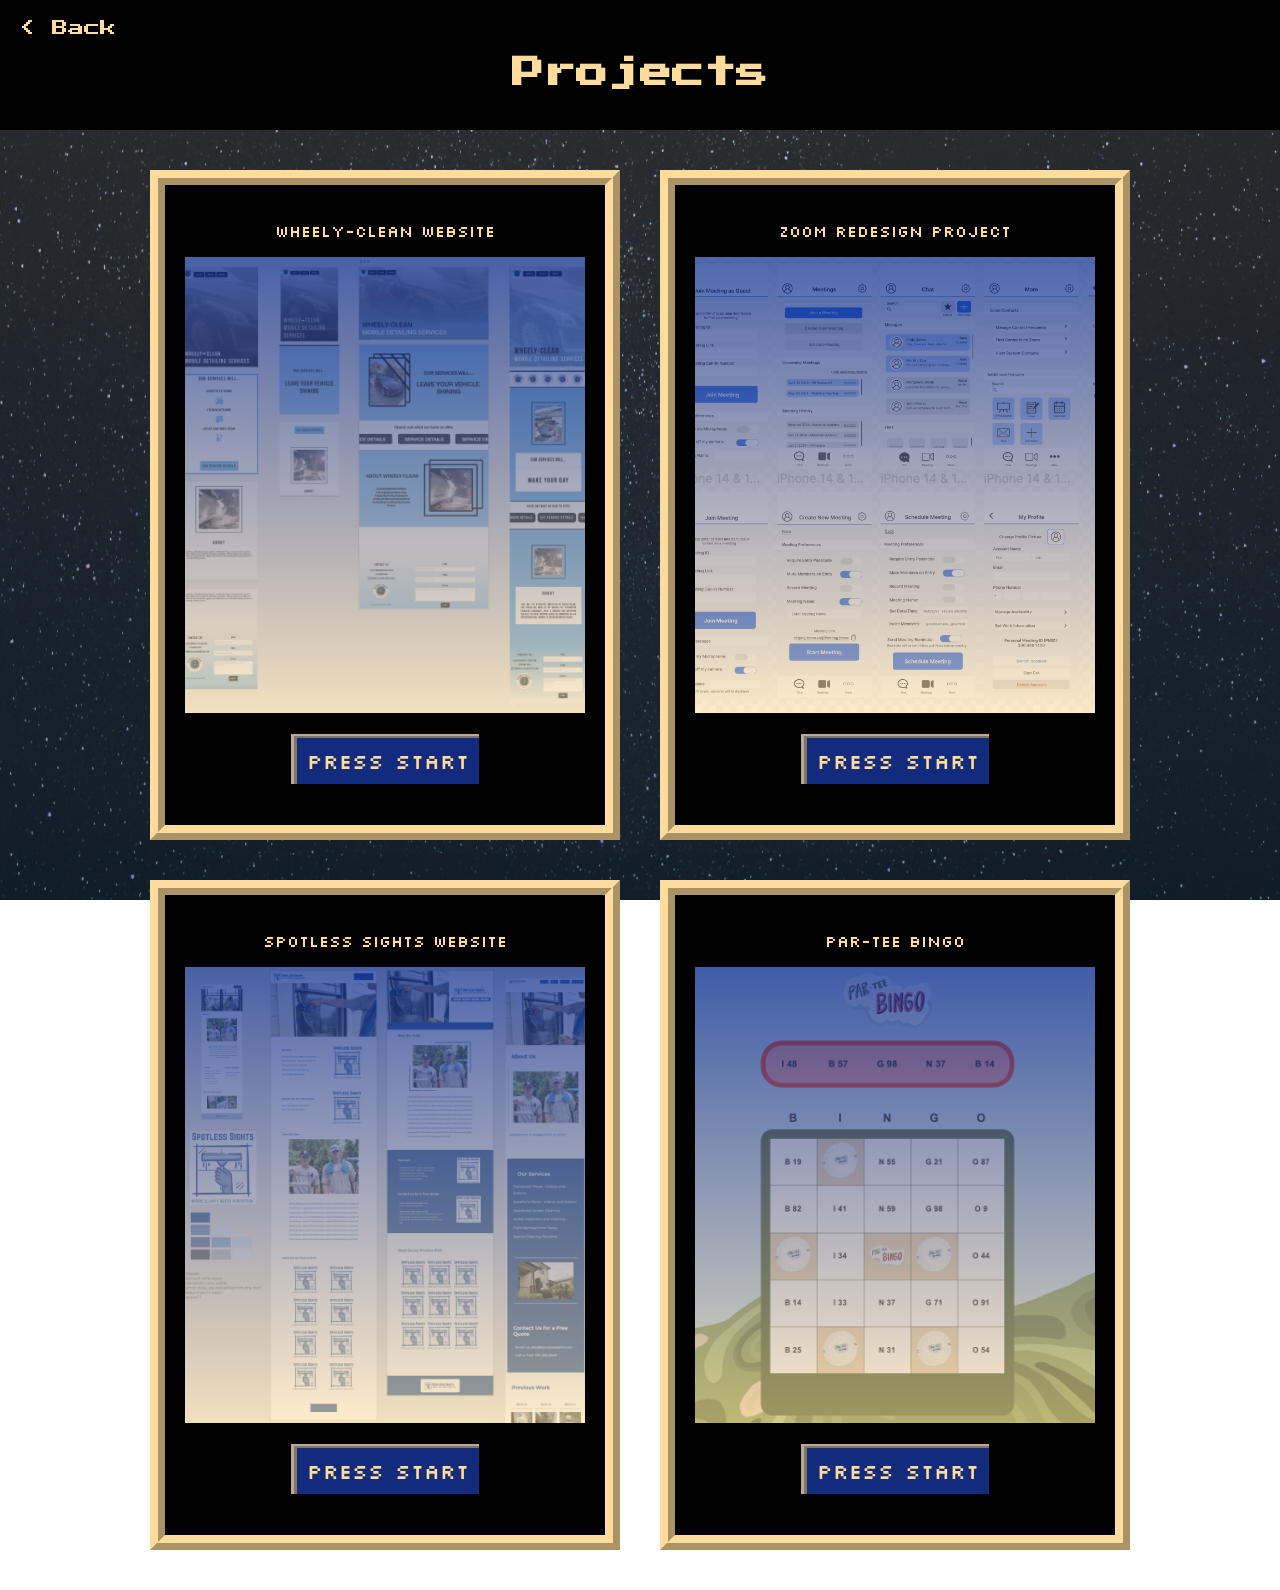
<file: projects.html>
<!doctype html>
<html lang="en">
<head>
  <meta charset="utf-8">
  <title>amelia site</title>
  <meta name="viewport" content="width=device-width, initial-scale=1">

  <link rel="stylesheet" href="other.css">
  <link rel="preconnect" href="https://fonts.googleapis.com">
  <link rel="preconnect" href="https://fonts.gstatic.com" crossorigin>
  <link href="https://fonts.googleapis.com/css2?family=Press+Start+2P&display=swap" rel="stylesheet">
  <link rel="preconnect" href="https://fonts.googleapis.com">
  <link rel="preconnect" href="https://fonts.gstatic.com" crossorigin>
  <link href="https://fonts.googleapis.com/css2?family=Kanit:ital,wght@0,100;0,200;0,300;0,400;0,500;0,600;0,700;0,800;0,900;1,100;1,200;1,300;1,400;1,500;1,600;1,700;1,800;1,900&display=swap" rel="stylesheet">
  <link rel="preconnect" href="https://fonts.googleapis.com">
  <link rel="preconnect" href="https://fonts.gstatic.com" crossorigin>
  <link href="https://fonts.googleapis.com/css2?family=Teko:wght@300..700&display=swap" rel="stylesheet">
  <link rel="preconnect" href="https://fonts.googleapis.com">
  <link rel="preconnect" href="https://fonts.gstatic.com" crossorigin>
  <link rel="preconnect" href="https://fonts.googleapis.com">
  <link rel="preconnect" href="https://fonts.gstatic.com" crossorigin>
  <link href="https://fonts.googleapis.com/css2?family=Chakra+Petch:ital,wght@0,300;0,400;0,500;0,600;0,700;1,300;1,400;1,500;1,600;1,700&display=swap" rel="stylesheet">
  <link rel="preconnect" href="https://fonts.googleapis.com">
  <link rel="preconnect" href="https://fonts.gstatic.com" crossorigin>
  <link href="https://fonts.googleapis.com/css2?family=Chakra+Petch:ital,wght@0,300;0,400;0,500;0,600;0,700;1,300;1,400;1,500;1,600;1,700&family=Silkscreen:wght@400;700&display=swap" rel="stylesheet">
</head>

<body>

<div id="projhead">
    <div id="back">
        <a href="index.html">< Back</a>
    </div>    
    <div id="label">
        <h1>Projects</h1>
    </div>
  </div>
  

<div class="projects">

    <a href="wheely-clean.html" class="flip1">
        <div class="caption">
            <p>Wheely-Clean Website</p>
        </div>
        <div class="photo">
        </div>
        <p class="prestart">Press Start</p>
    </a>  
    <a href="zoom-redesign.html" class="flip1">
        <div class="caption">
            <p>Zoom Redesign Project</p>
        </div>
        <div class="photo2">
        </div>
        <p class="prestart">Press Start</p>
    </a>  
    <a href="spotless-sights.html" class="flip1">
        <div class="caption">
            <p>Spotless Sights Website</p>
        </div>
        <div class="photo3">
        </div>
        <p class="prestart">Press Start</p>
    </a>  
    <a href="partee.html" class="flip1">
        <div class="caption">
            <p>Par-Tee Bingo</p>
        </div>
        <div class="photo4">
        </div>
        <p class="prestart">Press Start</p>
    </a>  
  </div>
<!-- 
  <div class="bg">
    <img src="imgs/chicky.png" alt="chicken pixel art">
    <img src="imgs/eggy.png" alt="egg pixel art">
    <img src="imgs/chicky.png" alt="chicken pixel art">
    <img src="imgs/eggy.png" alt="egg pixel art">
    <img src="imgs/chicky.png" alt="chicken pixel art">
    <img src="imgs/eggy.png" alt="egg pixel art">
    <img src="imgs/chicky.png" alt="chicken pixel art">
    <img src="imgs/eggy.png" alt="egg pixel art">
    <img src="imgs/chicky.png" alt="chicken pixel art">
    <img src="imgs/eggy.png" alt="egg pixel art">
    <img src="imgs/chicky.png" alt="chicken pixel art">
    <img src="imgs/eggy.png" alt="egg pixel art">
    <img src="imgs/chicky.png" alt="chicken pixel art">
    <img src="imgs/eggy.png" alt="egg pixel art">
    <img src="imgs/chicky.png" alt="chicken pixel art">
    <img src="imgs/eggy.png" alt="egg pixel art">
    <img src="imgs/chicky.png" alt="chicken pixel art">
    <img src="imgs/eggy.png" alt="egg pixel art">
  </div> -->
</body>
</file>
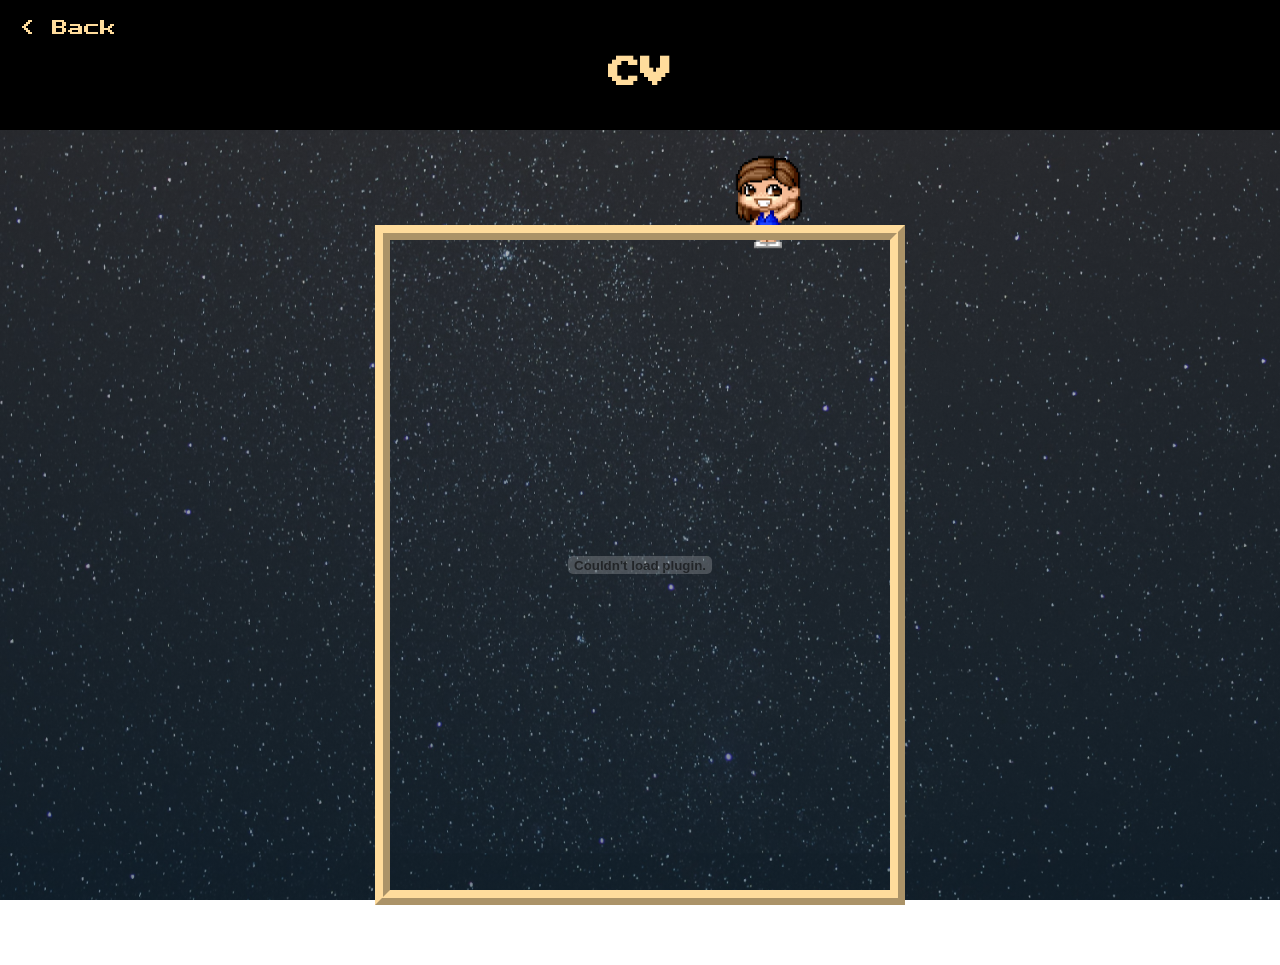
<file: resume.html>
<!doctype html>
<html lang="en">
<head>
  <meta charset="utf-8">
  <title>amelia site</title>
  <meta name="viewport" content="width=device-width, initial-scale=1">

  <link rel="stylesheet" href="other.css">
  <link rel="preconnect" href="https://fonts.googleapis.com">
  <link rel="preconnect" href="https://fonts.gstatic.com" crossorigin>
  <link href="https://fonts.googleapis.com/css2?family=Press+Start+2P&display=swap" rel="stylesheet">
  <link rel="preconnect" href="https://fonts.googleapis.com">
  <link rel="preconnect" href="https://fonts.gstatic.com" crossorigin>
  <link href="https://fonts.googleapis.com/css2?family=Kanit:ital,wght@0,100;0,200;0,300;0,400;0,500;0,600;0,700;0,800;0,900;1,100;1,200;1,300;1,400;1,500;1,600;1,700;1,800;1,900&display=swap" rel="stylesheet">
  <link rel="preconnect" href="https://fonts.googleapis.com">
  <link rel="preconnect" href="https://fonts.gstatic.com" crossorigin>
  <link href="https://fonts.googleapis.com/css2?family=Teko:wght@300..700&display=swap" rel="stylesheet">
  <link rel="preconnect" href="https://fonts.googleapis.com">
  <link rel="preconnect" href="https://fonts.gstatic.com" crossorigin>
  <link rel="preconnect" href="https://fonts.googleapis.com">
  <link rel="preconnect" href="https://fonts.gstatic.com" crossorigin>
  <link href="https://fonts.googleapis.com/css2?family=Chakra+Petch:ital,wght@0,300;0,400;0,500;0,600;0,700;1,300;1,400;1,500;1,600;1,700&display=swap" rel="stylesheet">
  <link rel="preconnect" href="https://fonts.googleapis.com">
  <link rel="preconnect" href="https://fonts.gstatic.com" crossorigin>
  <link href="https://fonts.googleapis.com/css2?family=Chakra+Petch:ital,wght@0,300;0,400;0,500;0,600;0,700;1,300;1,400;1,500;1,600;1,700&family=Silkscreen:wght@400;700&display=swap" rel="stylesheet">
</head>
<body>
 
<div id="projhead">
    <div id="back">
        <a href="index.html">< Back</a>
    </div>    
    <div id="label">
        <h1>CV</h1>
    </div>
  </div>
      
      <div id="resume">
        <img id="waving" src="imgs/wave.png" alt="waving me">
        <embed id="embedded" src="Amelia Spell Resume - Updated 10:24.pdf" width="500px" height="650px" />
      </div>
</body>
</file>
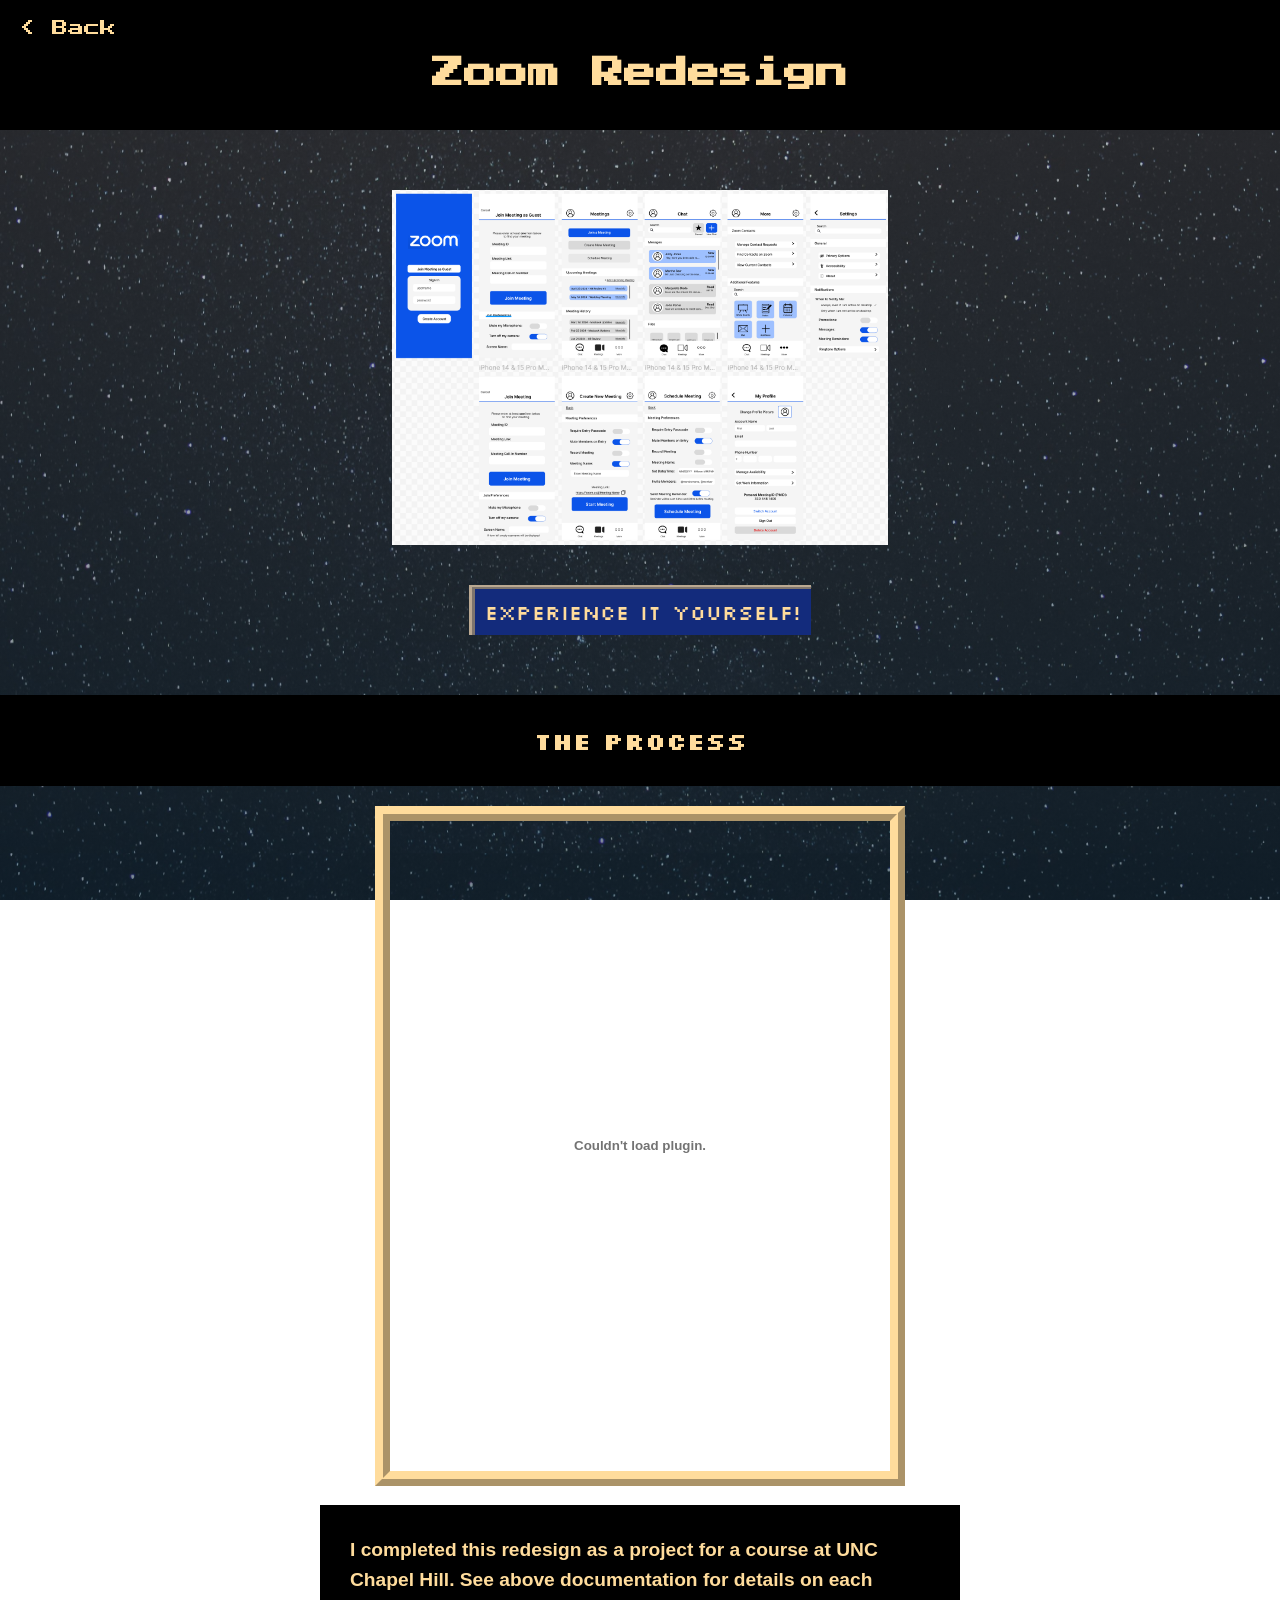
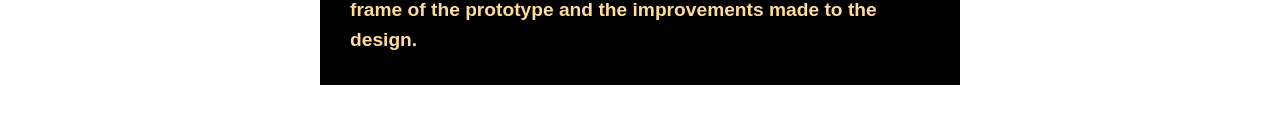
<file: zoom-redesign.html>
<!doctype html>
<html lang="en">
<head>
  <meta charset="utf-8">
  <title>amelia site</title>
  <meta name="viewport" content="width=device-width, initial-scale=1">

  <link rel="stylesheet" href="other.css">
  <link rel="preconnect" href="https://fonts.googleapis.com">
  <link rel="preconnect" href="https://fonts.gstatic.com" crossorigin>
  <link href="https://fonts.googleapis.com/css2?family=Press+Start+2P&display=swap" rel="stylesheet">
  <link rel="preconnect" href="https://fonts.googleapis.com">
  <link rel="preconnect" href="https://fonts.gstatic.com" crossorigin>
  <link href="https://fonts.googleapis.com/css2?family=Kanit:ital,wght@0,100;0,200;0,300;0,400;0,500;0,600;0,700;0,800;0,900;1,100;1,200;1,300;1,400;1,500;1,600;1,700;1,800;1,900&display=swap" rel="stylesheet">
  <link rel="preconnect" href="https://fonts.googleapis.com">
  <link rel="preconnect" href="https://fonts.gstatic.com" crossorigin>
  <link href="https://fonts.googleapis.com/css2?family=Teko:wght@300..700&display=swap" rel="stylesheet">
  <link rel="preconnect" href="https://fonts.googleapis.com">
  <link rel="preconnect" href="https://fonts.gstatic.com" crossorigin>
  <link rel="preconnect" href="https://fonts.googleapis.com">
  <link rel="preconnect" href="https://fonts.gstatic.com" crossorigin>
  <link href="https://fonts.googleapis.com/css2?family=Chakra+Petch:ital,wght@0,300;0,400;0,500;0,600;0,700;1,300;1,400;1,500;1,600;1,700&display=swap" rel="stylesheet">
  <link rel="preconnect" href="https://fonts.googleapis.com">
  <link rel="preconnect" href="https://fonts.gstatic.com" crossorigin>
  <link href="https://fonts.googleapis.com/css2?family=Chakra+Petch:ital,wght@0,300;0,400;0,500;0,600;0,700;1,300;1,400;1,500;1,600;1,700&family=Silkscreen:wght@400;700&display=swap" rel="stylesheet">
</head>

<body>
    <div id="projhead">
        <div id="back">
            <a href="projects.html">< Back</a>
        </div>    
        <div id="label">
            <h1>Zoom Redesign</h1>
        </div>
      </div>
 
    <div class="desfinal">
        <img class="desimg" src="imgs/zoom-figma.png" alt="figma of zoom redesign">
        <a target="_blank" rel="noopener noreferrer" href="https://www.figma.com/proto/zfZh6AZXqF9wVIYJ2JdJe8/Zoom-Redesign?node-id=0-1&t=3DDuyVlUrkhv3Mu4-1" id="go">Experience it yourself!</a>
    </div>

    <h2 class="header">The Process</h2>

    <div class="desprocess2">
        <embed id="embedded" src="zoom re.pdf" width="500px" height="650px" />

        <div class="textcontainer">
            <p>I completed this redesign as a project for a course at UNC Chapel Hill. See above documentation for details on each frame of the prototype and the improvements made to the design.</p>
        </div>
    </div>
 
</body>
</file>
<file: styles.amelia.css>
body{
    font-family: "Silkscreen", sans-serif;
    font-style: normal;
    font-weight: lighter;
    color: white;
    margin:0;
    background-image: linear-gradient(#69676f5e 0%,#172f428e), url('imgs/galaxy2.jpeg');
    background-size: 100%;
    display:grid;
}

header{
    background-color: black;
    color:#ffdc9c;
    line-height: 10px;
    height: 100vh;
    display: flex;
    justify-content: center;
    align-items: center;
    flex-direction: column;
}

h1{
    font-family: "Press Start 2P", system-ui;
    font-weight: 400;
    font-style: normal;
}

  
#projhead, #resumehead, #funhead{
    height: 10vh;
    display: flex;
    justify-content: center;
    align-items: center;
    font-family: "Press Start 2P", system-ui;
    font-size: 100%;
    padding: 20px;
    margin-bottom: 20px;
    background-color: black;
    color:#b5c3f3;
}


#avatarcontainer{
    width: 100%;
    display: flex;
    flex-direction: row;
    height: 200px;
}

#chicky, #chicky2, #chicky3, #chicky4, #chicky5{
    position: absolute;
    width: 120px;
    left: -20%;
    margin-top: 50px;
}

#chicky{
    animation: walking 20s infinite ;
    animation-delay: 3s;
}

#chicky2{
    animation: walking 20s infinite;
    animation-delay: 6s;

}

#chicky3{
    animation: walking 20s infinite;
    animation-delay: 9s;

}

#chicky4{
    animation: walking 20s infinite;
    animation-delay: 12s;

}

#chicky5{
    animation: walking 20s infinite;
    animation-delay: 15s;

}

#avatar{
    width: 100px;
    position: absolute;
    margin: 20px;
    animation: walking 20s infinite ;
}


#naver{
    margin-top: 150px;
    font-family: "Press Start 2P", system-ui;
    display: flex;
    justify-content: center;
    align-items: center;
    flex-direction: column;
}

nav{
    margin: 10px;
    display: flex;
    flex-direction: row;
}

nav a{
    margin: 20px;
    display: flex;
    flex-direction: row;
    justify-content: center;
    align-items: center;
    font-family: "Silkscreen", sans-serif;
    text-decoration: none;
    color:#ffdc9c;
}

nav a:hover{
    color:#b5c3f3;
}

.about{
    display: flex;
    justify-content: left;
    align-items: center;
    margin: 50px;
}


#nametag{
    width: 400px;
    z-index: 10;
    margin-bottom: -550px;
    margin-left: -200px;
}

#profile{
    width: 300px;
    border-style: solid;
    border-width: 5px;
    color:black
}


/* animations */

@keyframes walking{
    0%{
        left: -20%;
    }
    50%{
        left: 45%;
    }
    100%{
        left: 120%;
    }
}


@keyframes walking2{
    0%{
        left: -20%;
    }
    100%{
        left: 120%;
    }
}

@keyframes colorchange {
    0%{
        border-color:#b5c3f3
    }
    50%{
        border-color:#ffdc9c;
    }
    100%{
        border-color:#b5c3f3
    }
  }
</file>
<file: other.css>
body{
    display: grid;
    grid-template-rows: 150px 1fr;
    padding-bottom: 20px;
    font-family: "Silkscreen", sans-serif;
    font-style: normal;
    font-weight: lighter;
    color: white;
    background-repeat: repeat;
    margin:0;
    background-image: linear-gradient(#69676f5e 0%,#172f428e), url('imgs/galaxy2.jpeg');
    background-size: 100%;
    background-attachment: fixed;
}

#back{
    display: flex;
    justify-content: left;
    align-items: flex-start;
}

#back a{
    text-decoration: none;
    color:#ffdc9c;
    transition: ease-in;
}

#back a:hover{
    color:#b5c3f3;

}

#label{
    display: flex;
    justify-content: center;
    align-items: center;
}

#projhead, #resumehead, #funhead{
    height: 10vh;
    font-family: "Press Start 2P", system-ui;
    font-size: 100%;
    padding: 20px;
    margin-bottom: 20px;
    background-color: black;
    color:#ffdc9c;
}

.projects{
    display: flex;
    width: 100%;
    justify-content: center;
    align-items: center;
    flex-direction: row;
    text-decoration: none;
    flex-wrap: wrap;
  }
  

  .flip1, .flip2{
    color:#ffdc9c;
    width: 400px;
    height: 600px;
    display: flex;
    padding: 20px;
    margin: 20px;
    justify-content: center;
    flex-direction: column;
    border-style:ridge;
    border-color: #ffdc9c;
    border-width: 15px;
    align-items: center;
    background-color: black;
    transition: ease 2s;
  }

  .flip1 img, .flip2 img{
    width: 400px;
  }

  .flip2{
    animation: colorchange 10s infinite;
  }

  .flip1{
    animation: colorchange 15s infinite;
    text-decoration: none;
  }

  .flip1:hover, .flip2:hover{
    transform: scale(105%) ;
  }

  .topbar{
    display: flex;
    justify-content: space-between;
    align-items: center;
  }

  .photo{
    height: 80vh;
    width: 100%;
    background-image: linear-gradient(#0c2d8fb8 0%,#ffdc9c89), url('imgs/wheely-clean.png');
    justify-content: left;
    align-items:flex-end;
    background-position: 0 0, 50%, 70%;
    background-size: auto, cover;
    background-repeat: no-repeat;
    display: flex;
    margin:0;
    padding:0;
  }

  .photoexp{
    height: 80vh;
    width: 100%;
    background-image: linear-gradient(#0c2d8fb8 0%,#ffdc9c89), url('imgs/JGD_adobe.png');
    justify-content: left;
    align-items:flex-end;
    background-position: 0 0, 50%, 70%;
    background-size: auto, cover;
    background-repeat: no-repeat;
    display: flex;
    margin:0;
    padding:0;
  }


  .photoexp2{
    height: 80vh;
    width: 100%;
    background-image: linear-gradient(#0c2d8fb8 0%,#ffdc9c89), url('imgs/autofill_service.png');
    justify-content: left;
    align-items:flex-end;
    background-position: 0 0, 50%, 70%;
    background-size: auto, cover;
    background-repeat: no-repeat;
    display: flex;
    margin:0;
    padding:0;
  }


  .photo2{
    height: 80vh;
    width: 100%;
    background-image: linear-gradient(#0c2d8fb8 0%,#ffdc9c89), url('imgs/zoom.png');
    justify-content: left;
    align-items:flex-end;
    background-position: 0 0, 50%, 70%;
    background-size: auto, cover;
    background-repeat: no-repeat;
    display: flex;
    margin:0;
    padding:0;
  }

  .photo3{
    height: 80vh;
    width: 100%;
    background-image: linear-gradient(#0c2d8fb8 0%,#ffdc9c89), url('imgs/spotlessmain.png');
    justify-content: left;
    align-items:flex-end;
    background-position: 0 0, 50%, 70%;
    background-size: auto, cover;
    background-repeat: no-repeat;
    display: flex;
    margin:0;
    padding:0;
  }

  .photo4{
    height: 80vh;
    width: 100%;
    background-image: linear-gradient(#0c2d8fb8 0%,#ffdc9c89), url('imgs/partee.png');
    justify-content: left;
    align-items:flex-end;
    background-position: 0 0, 50%, 70%;
    background-size: auto, cover;
    background-repeat: no-repeat;
    display: flex;
    margin:0;
    padding:0;
  }



  .prestart{
    font-size: 130%;
    padding: 10px;
    background-color: rgb(19, 43, 124);
    border-color: #ffdc9cb6;
    border-width: 4px 0 0 6px;
    border-style:ridge;
  }

  .prestart:hover{
    color:#b5c3f3;
  }

#waving{
  margin-bottom: -25px;
  width: 100px;
  margin-top: 0;
  margin-left: 20%;
  padding: 0;
}

#resume{
  display: flex;
  justify-content: center;
  align-items: center;
  flex-direction: column;
  margin-bottom: 40px;
}

#embedded{
  border-style:ridge;
  border-color:#ffdc9c;
  border-width: 15px;
  animation: colorchange 10s infinite;
}

/* project pages */



.desimg{
  width: 40%;
  margin: 20px;
}

.desimg2{
  width: 50%;
  margin: 20px;
}

.desvideo{
  width: 50%;
  margin: 20px;
}

#go{
  font-family: "Silkscreen", sans-serif;
  color: #ffdc9c;
  text-decoration: none;
  font-size: 130%;
  margin: 20px;
  padding: 10px;
  background-color: rgb(19, 43, 124);
  transition: ease;
  border-color: #ffdc9cb6;
  border-width: 4px 0 0 6px;
  border-style:ridge;
}

#go:hover{
  color:#b5c3f3;
}

.desvideofin{
  width: 60%;
  margin: 20px;
}

.desvideofinmobile{
  width: 20%;
  margin: 20px;
}

.textcontainer{
  width: 50%;
  line-height: 30px;
}

.textcontainerlg{
  width: 80%;
  line-height: 30px;

}

.desfinal{
  margin: 20px;
  display: flex;
  flex-wrap: wrap;
  flex-direction: column;
  justify-content: center;
  align-items: center;
}

.desimgfin{
  width: 70%;
}

.textcontainerfin{
  width: 80%;
  line-height: 30px;
}

.desprocess{
  width: 100%;
  display: flex;
  flex-wrap: wrap;
  justify-content: center;
  align-items: center;
}

.imgbox{
  display: flex;
  flex-direction: column;
  width: 100%;
  margin: 20px;
}

.spotimg{
  width: 100%;
  margin: 20px;
}

.textbox{
  padding: 20px;
  margin: 20px;
  display: flex;
  flex-direction: column;
  justify-content: center;
  align-items: center;
}


.spotprocess1, .spotprocess2, .spotprocess3, .spotprocess4{
  width: 100%;
  display: flex;
  flex-direction: row;
  justify-content: center;
  align-items: center;
}


.artcontainer{
  display: flex;
  justify-content: center;
  align-items: center;
  flex-wrap: wrap;
}

.art, .art2, .art3, .art4, .art5{
  margin: 20px;
  border: 15px;
  border-style:ridge;
  border-color: #ffdc9c;
}

.card{
  margin: 20px;
  border: 15px;
  border-style:ridge;
  border-color: #ffdc9c;
  width: 300px;
}

.art{
  width: 300px;
}

.art2{
  width: 400px;
}

.art3{
  width: 500px;
}

.art4{
  width: 700px;

}

.art5{
  width: 800px;
}

.desprocess2{
  width: 100%;
  flex-direction: column;
  display: flex;
  flex-wrap: wrap;
  justify-content: center;
  align-items: center;
}

.desprocess p, .desfinal p, .desprocess2 p, .text{
  background-color: black;
  padding: 30px;
  font-weight: 800;
  font-family: Helvetica, sans-serif;
  font-size: 120%;
  line-height: 30px;
  color:#ffdc9c;
}

.header{
  text-align: center;
  color:#ffdc9c;
  background-color: black;
  padding: 30px;
}




#wheely1{
  width: 300px;
}

/* background effects */


.bg {
    width: 100%;
    margin: 0;
    height: 150%;
    overflow: hidden;
    top: 0;
    left: 0;
    bottom: 0;
    opacity: 100;
    z-index: -10;
  }
  
  .bg img {
    position: absolute;
    width: 700px;
    z-index: -10;
    top: 0;
    transform: scale(25%);
  }
  
  .bg img:nth-child(1) {
      left: -9%; 
      animation: float 22s ease-in reverse infinite;
      animation-delay: -1s;
  }
  
  .bg img:nth-child(2) {
      left: -18%; 
      animation: float 17s ease-out infinite;
      animation-delay: -5s;
  }
  
  .bg img:nth-child(3) {
      left: 40%; 
      animation: float 23s ease-in-out reverse infinite;
      animation-delay: -6s;
  }

  .bg img:nth-child(4) {
    left: 59%; 
    animation: float 20s ease-in-out infinite;
    animation-delay: -10s;
}

.bg img:nth-child(5) {
    left: 20%; 
    animation: float 24s ease-in-out infinite;
    animation-delay: -6s;
}

.bg img:nth-child(6) {
    left: 42%; 
    animation: float 28s ease-in-out reverse infinite;
    animation-delay: -3s;
}

.bg img:nth-child(7) {
    left: -15%; 
    animation: float 18s ease-in-out infinite;
    animation-delay: -5s;
}

.bg img:nth-child(8) {
    left: -5%; 
    animation: float 22s ease-in-out reverse infinite;
    animation-delay: -10s;
}

.bg img:nth-child(9) {
    left: 35%; 
    animation: float 20s ease-in-out infinite;
    animation-delay: -15s;
}

.bg img:nth-child(10) {
    left: 29%; 
    animation: float 26s ease-in-out reverse infinite;
    animation-delay: -3s;
}

.bg img:nth-child(11) {
    left: 45%; 
    animation: float 24s ease-in-out infinite;
    animation-delay: -6s;
}

.bg img:nth-child(12) {
    left: 54%; 
    animation: float 28s ease-in-out reverse infinite;
    animation-delay: -3s;
}

.bg img:nth-child(13) {
    left: 60%; 
    animation: float 18s ease-in-out infinite;
    animation-delay: -5s;
}

.bg img:nth-child(14) {
    left: 10%; 
    animation: float 22s ease-in-out reverse infinite;
    animation-delay: -10s;
}

.bg img:nth-child(15) {
    left: 15%; 
    animation: float 20s ease-in-out infinite;
    animation-delay: -15s;
}

.bg img:nth-child(16) {
    left: 25%; 
    animation: float 23s ease-in-out reverse infinite;
    animation-delay: -3s;
}
  
  /* animations */


@keyframes bounce{
    0%{
        transform:scale(100%);
    }
    50%{
        transform:scale(105%);
    }
    100%{
        transform:scale(100%);
    }
}

@keyframes colorchange {
    0%{
        border-color:#b5c3f3
    }
    50%{
        border-color:#ffdc9c;
    }
    100%{
        border-color:#b5c3f3
    }
  }


@keyframes float {
    0% {
      transform: translateX(30%) scale(25%) rotate(10deg);
    }
    20% {
      transform: scale(20%) rotate(55deg);
    }
    40% {
      transform: translateY(10%) translateX(10%) scale(25%) rotate(90deg);
    }
    60% {
      transform: translateY(20%) scale(30%) rotate(135deg);
    }
    80% {
      transform: translateX(-5%) scale(25%) rotate(180deg);
    }
    100% {
      top: 120%;
      transform: scale(5%) rotate(225deg);
    }
  }
</file>
